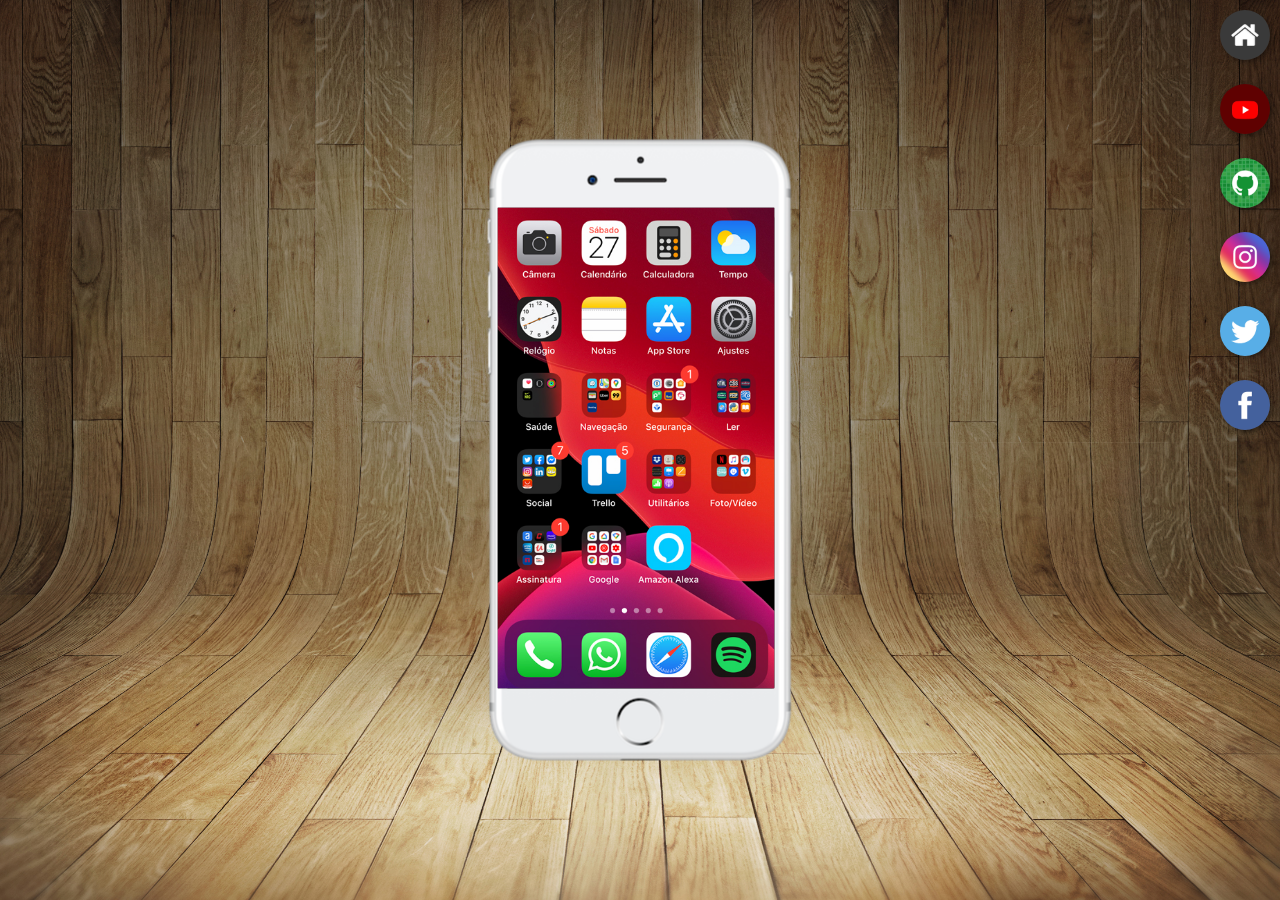
<file: index.html>
<!DOCTYPE html>
<html lang="pt-br">
<head>
    <meta charset="UTF-8">
    <meta name="viewport" content="width=device-width, initial-scale=1.0">
    <link rel="shortcut icon" href="favicon.ico" type="image/x-icon">
    <link rel="stylesheet" href="estilos/style.css">
    <title>Projeto Redes Sociais</title>
</head>
<body>
    <main>
        <section id="telefone">
            <iframe src="home.html" name="tela" id="tela" frameborder="0">
                Seu navegador não é compatível com isso.
            </iframe>
        </section>
        <section id="redes-sociais">
            <a href="home.html" target="tela"><img src="imagens/logo-home.jpg" alt="Home"></a><br>
            <a href="youtube.html" target="tela"><img src="imagens/logo-youtube.jpg" alt="You-Tube"></a><br>
            <a href="github.html" target="tela"><img src="imagens/logo-github.jpg" alt="GitHub"></a><br>
            <a href="instagram.html" target="tela"><img src="imagens/logo-instagram.jpg" alt="Instagram"></a><br>
            <a href="twitter.html" target="tela"><img src="imagens/logo-twitter.jpg" alt="Twitter"></a><br>
            <a href="facebook.html" target="tela"><img src="imagens/logo-facebook.jpg" alt="Facebook"></a>
        </section>
    </main>
</body>
</html>
</file>
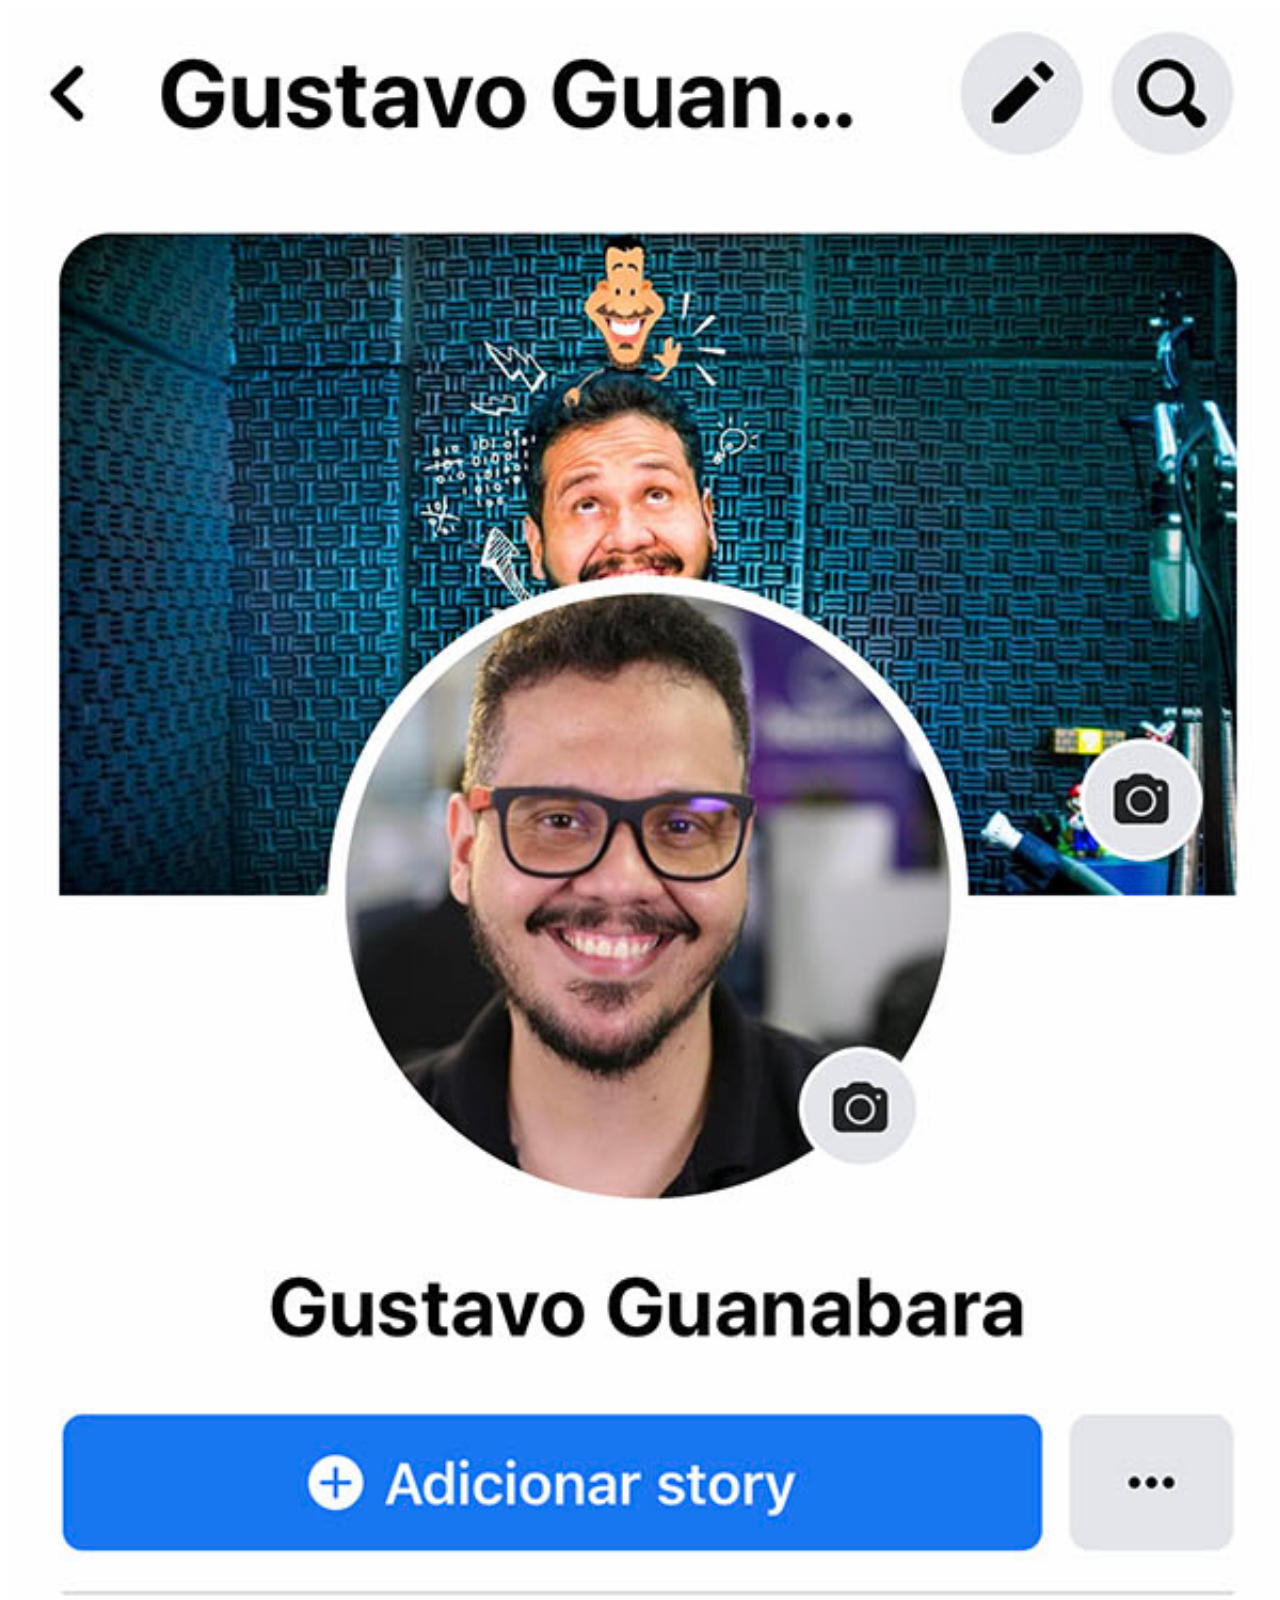
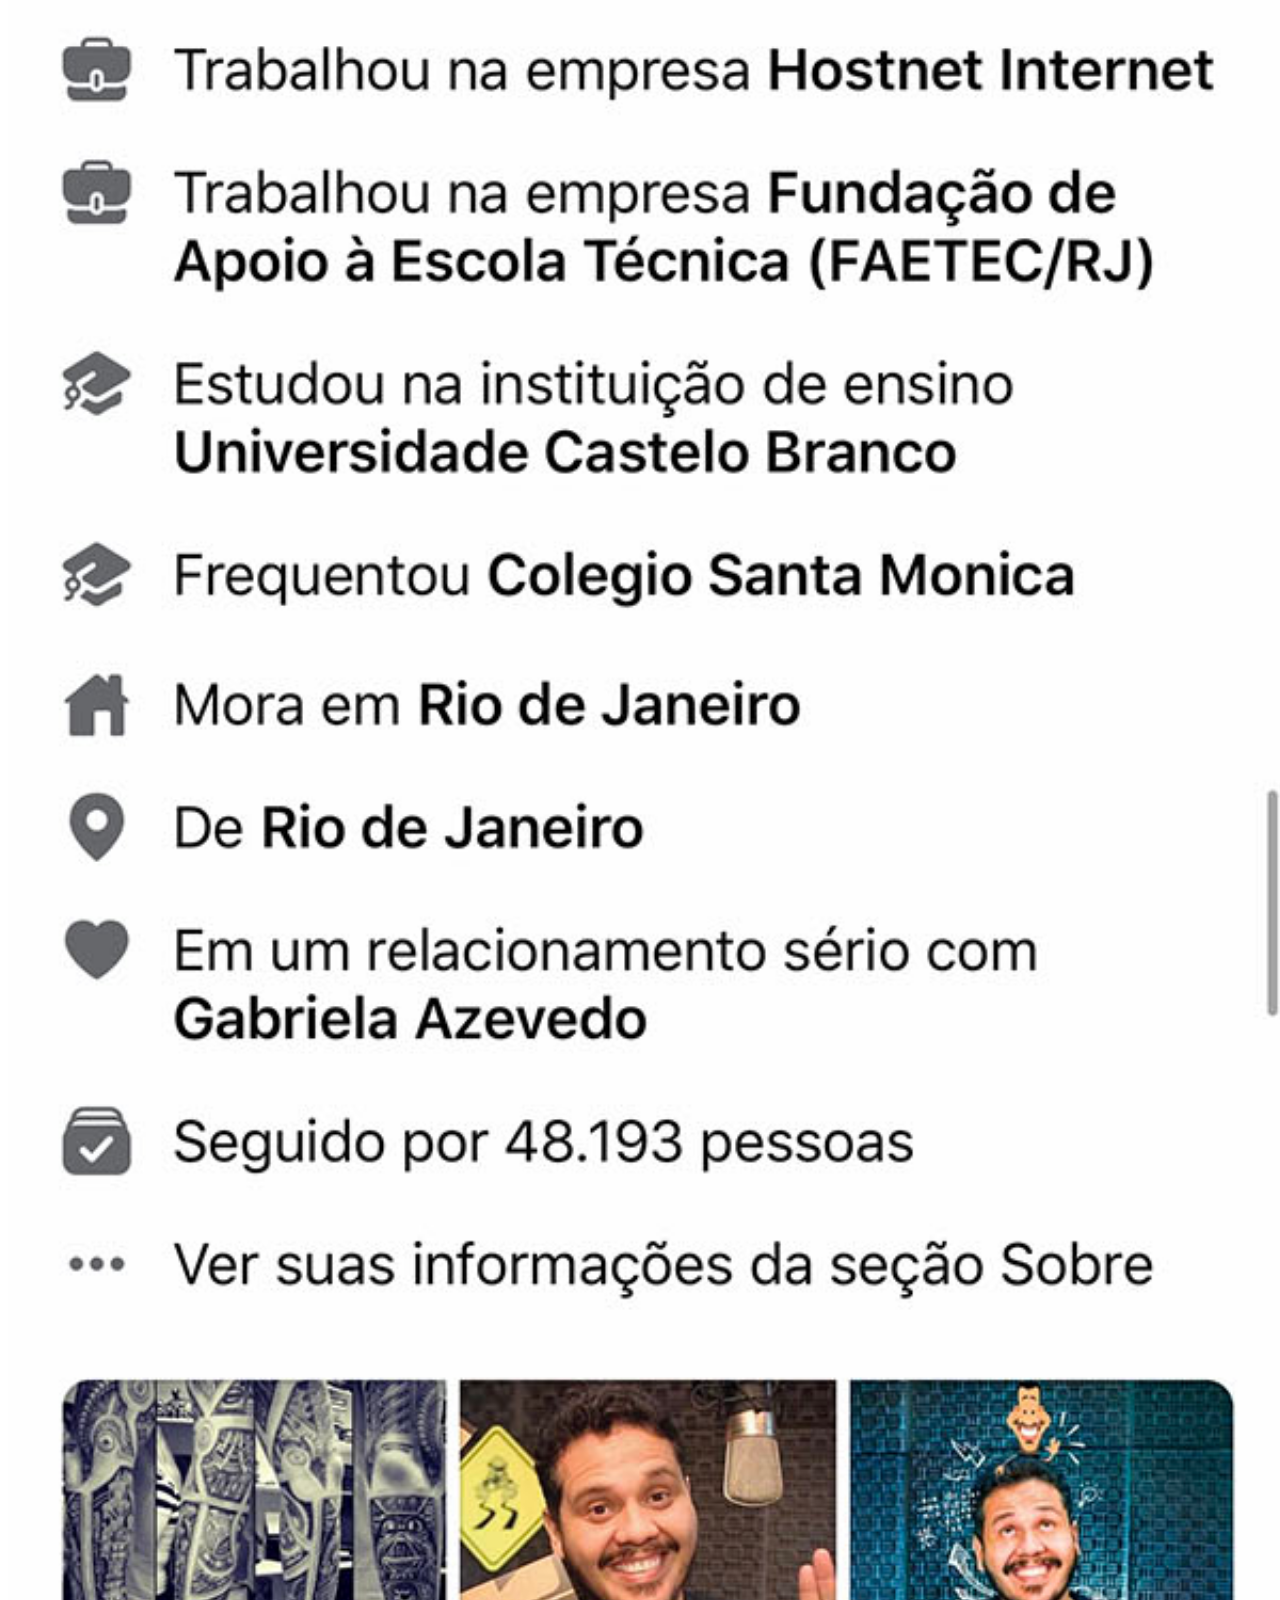
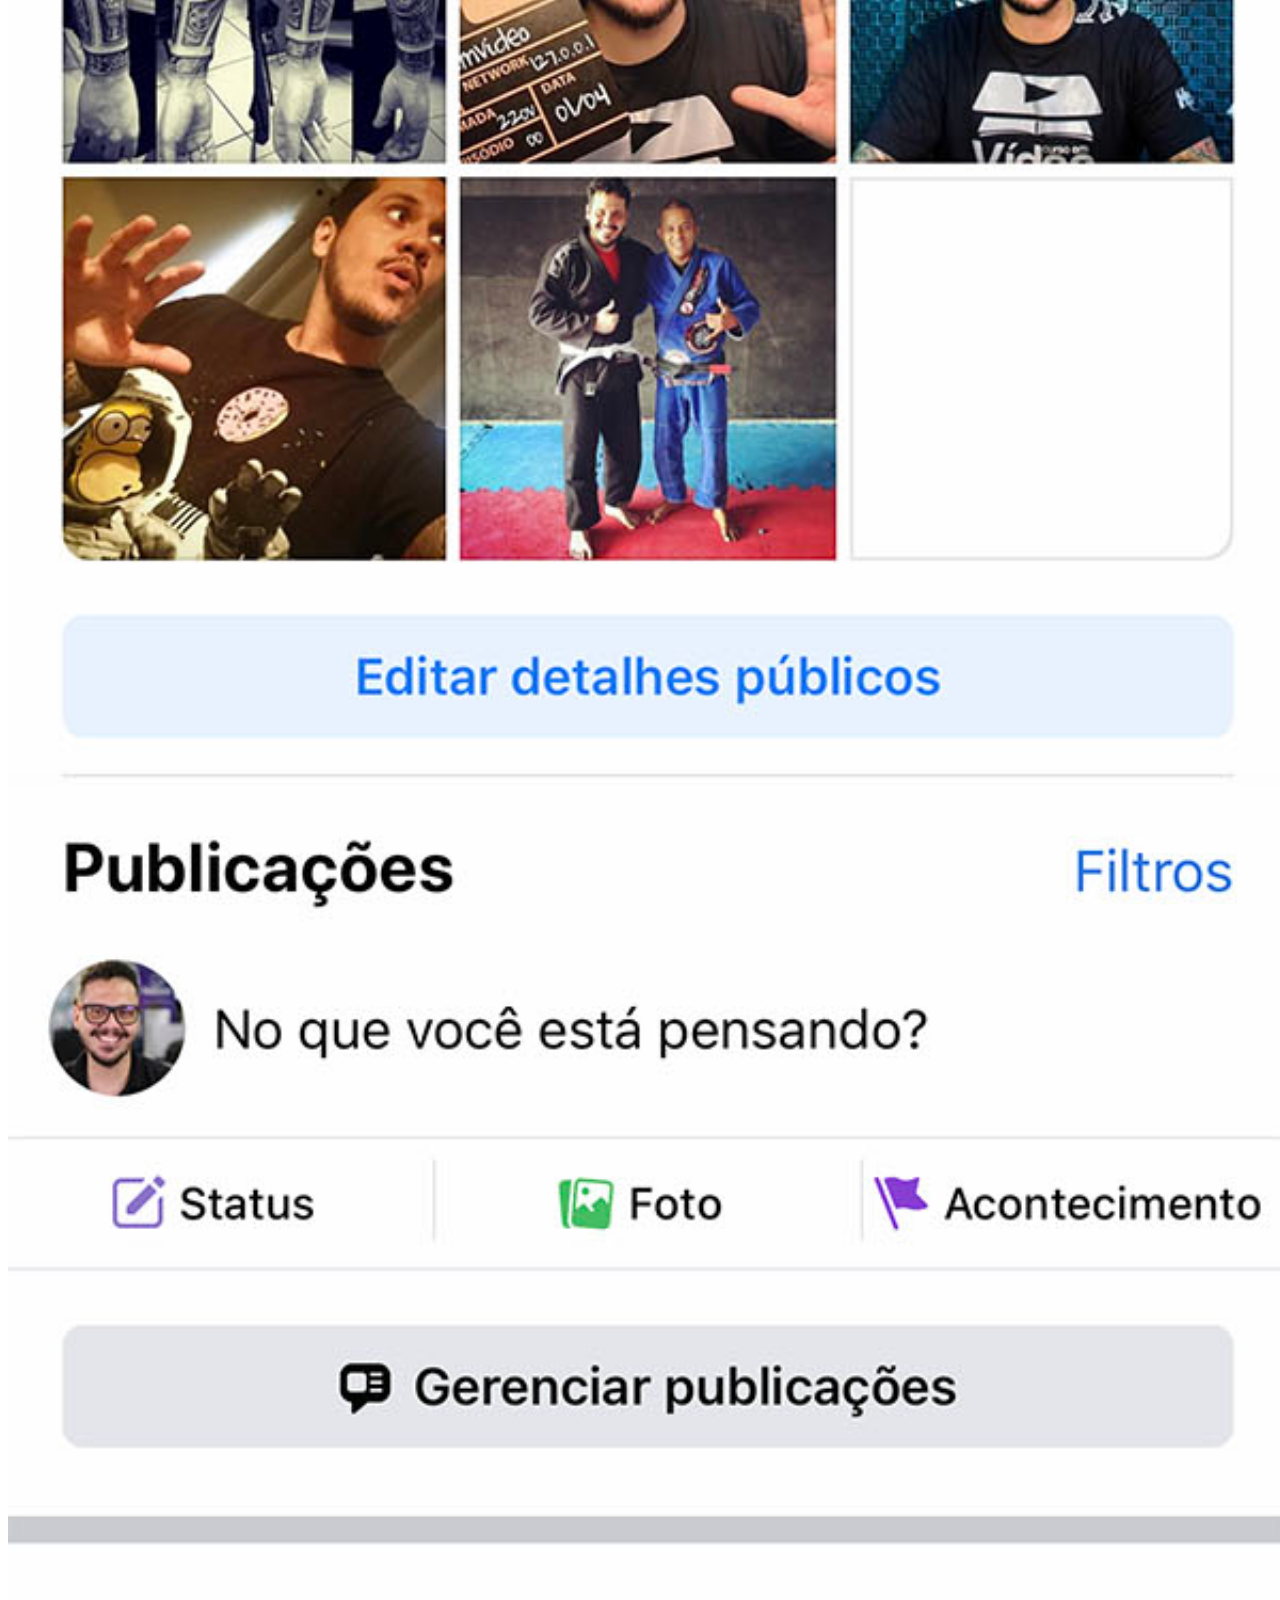
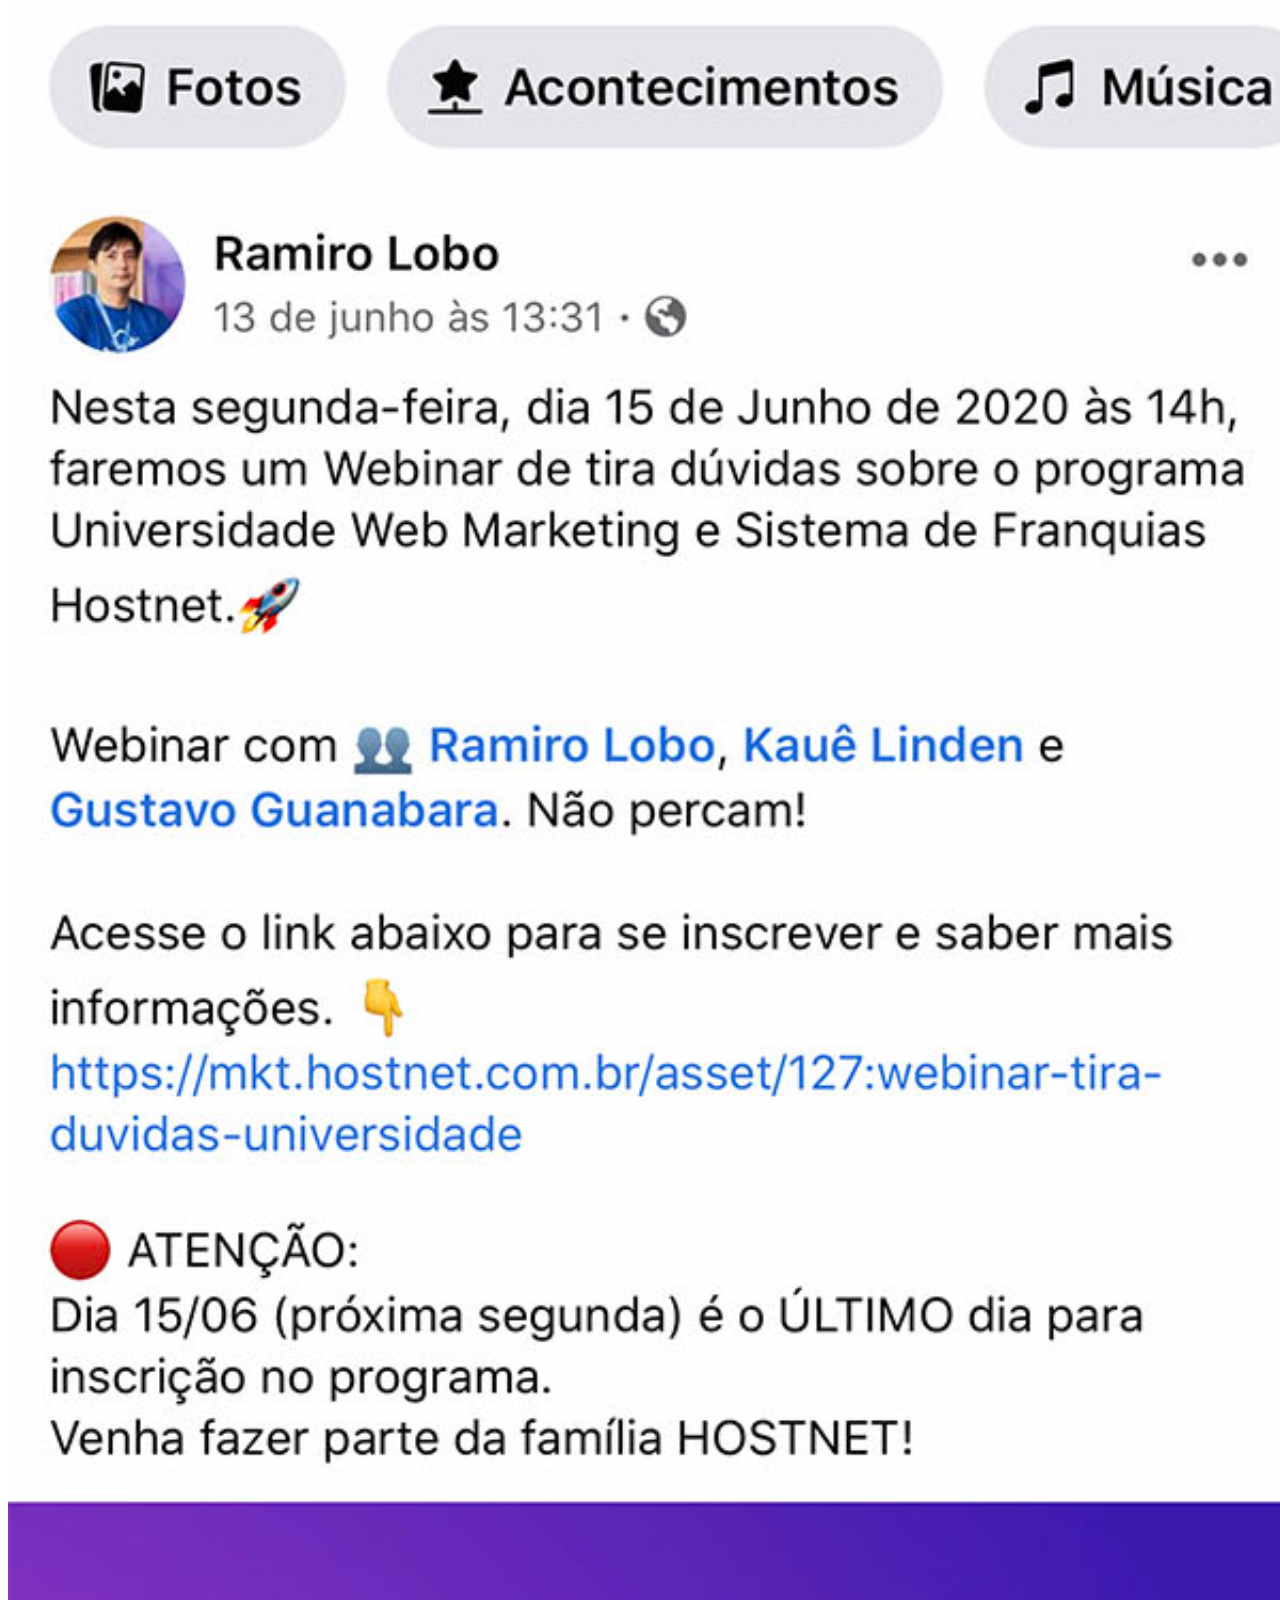
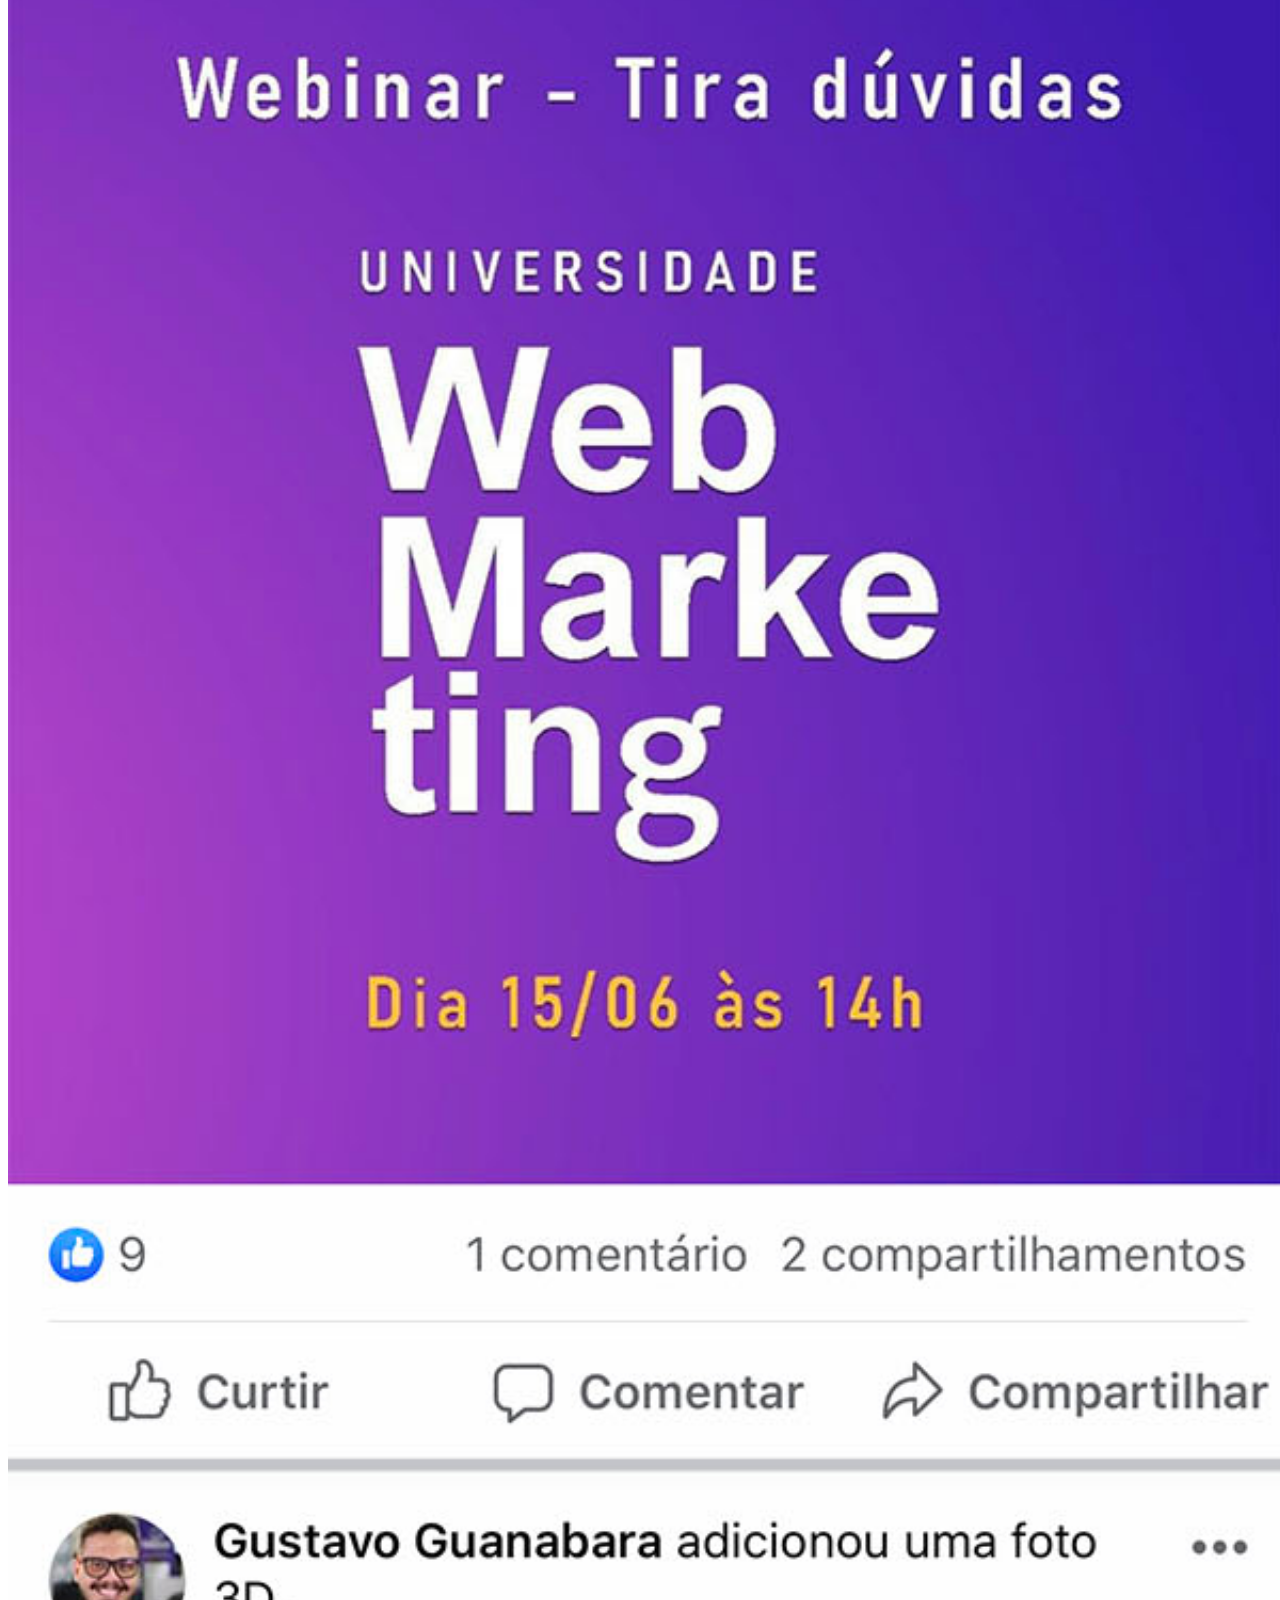
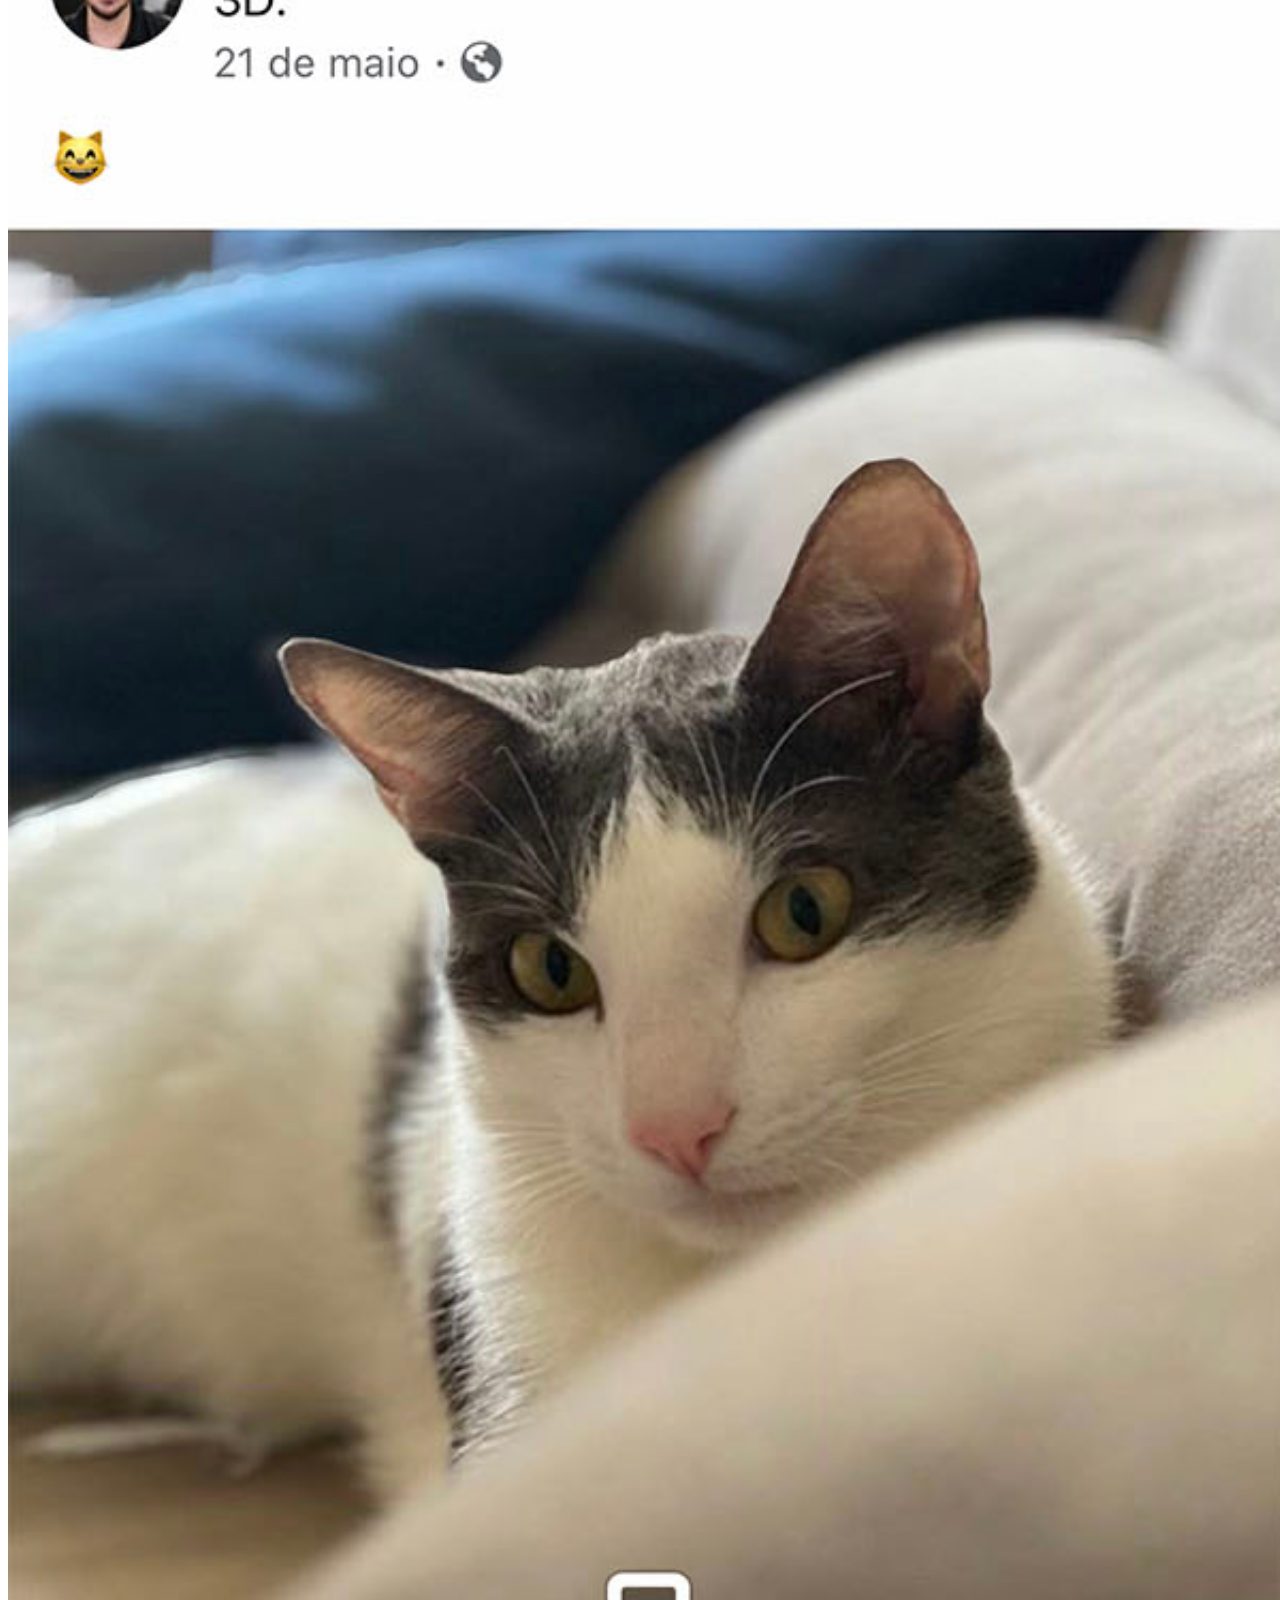
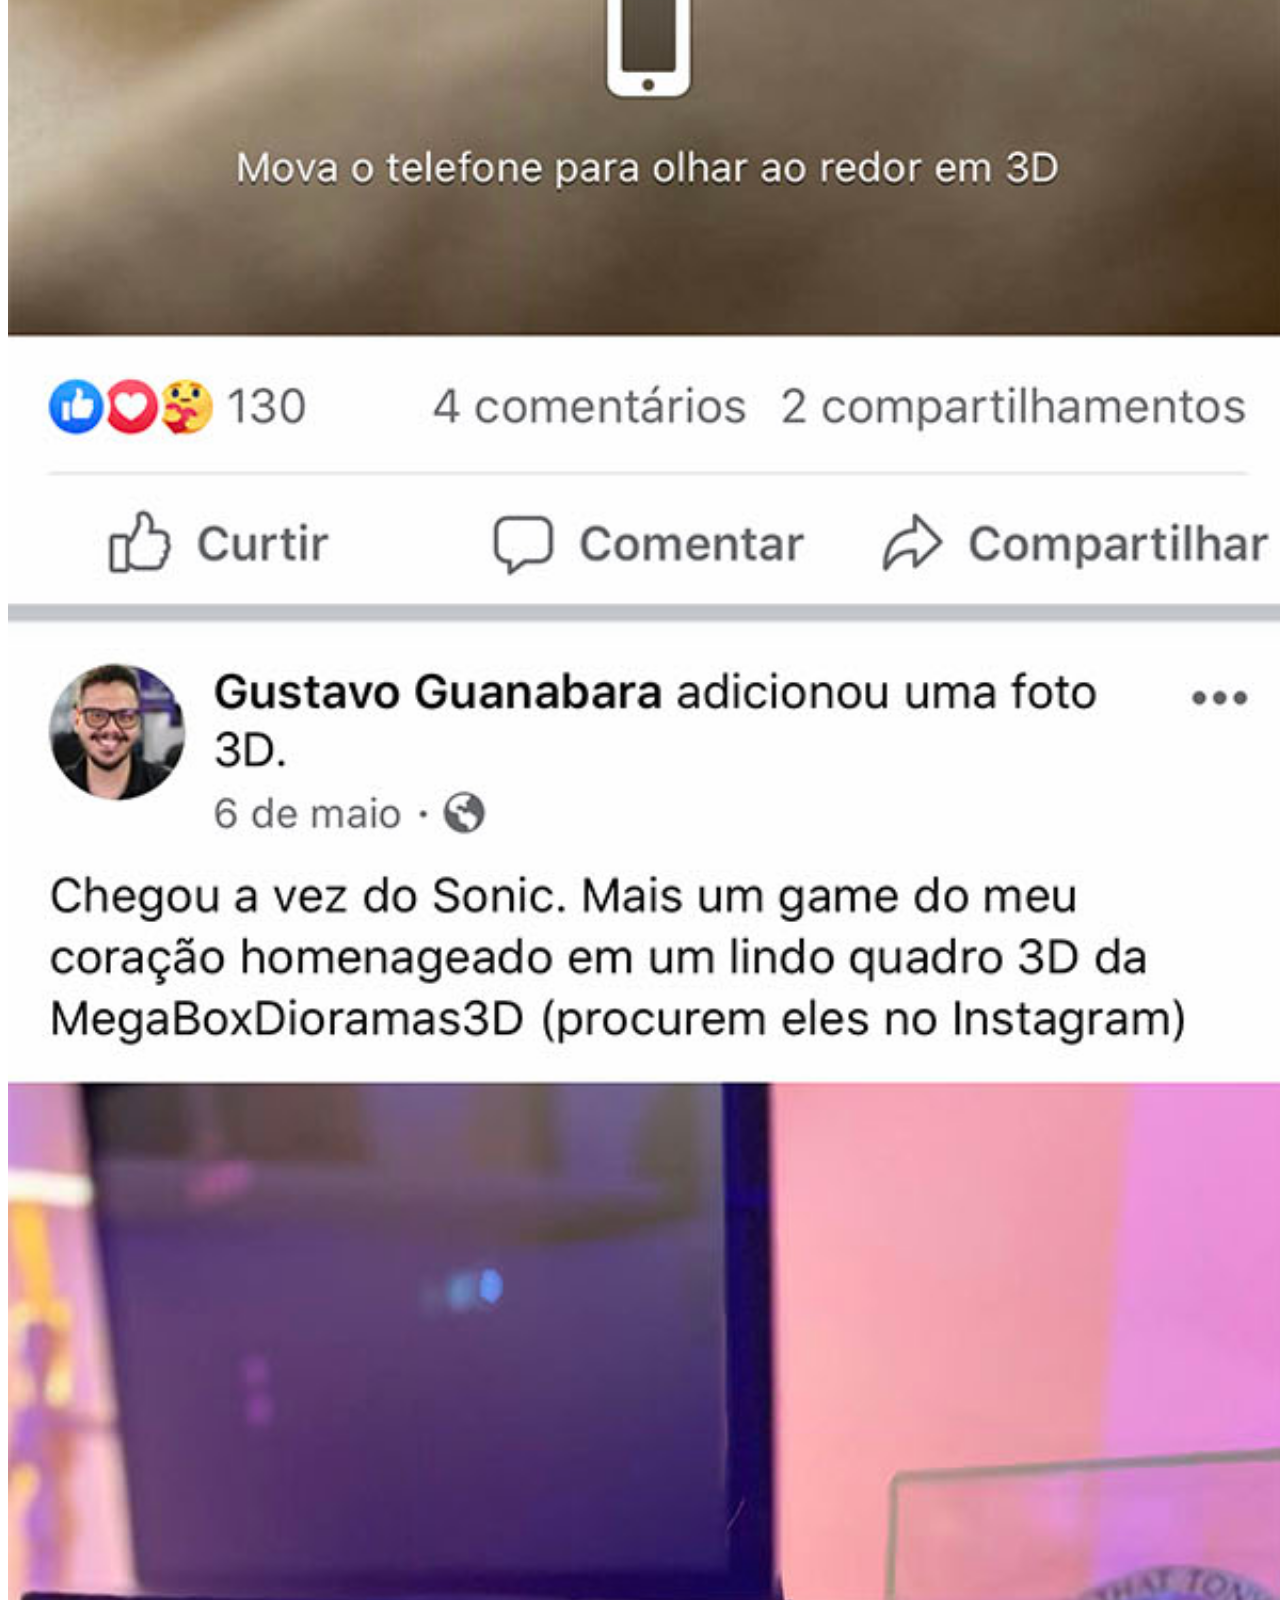
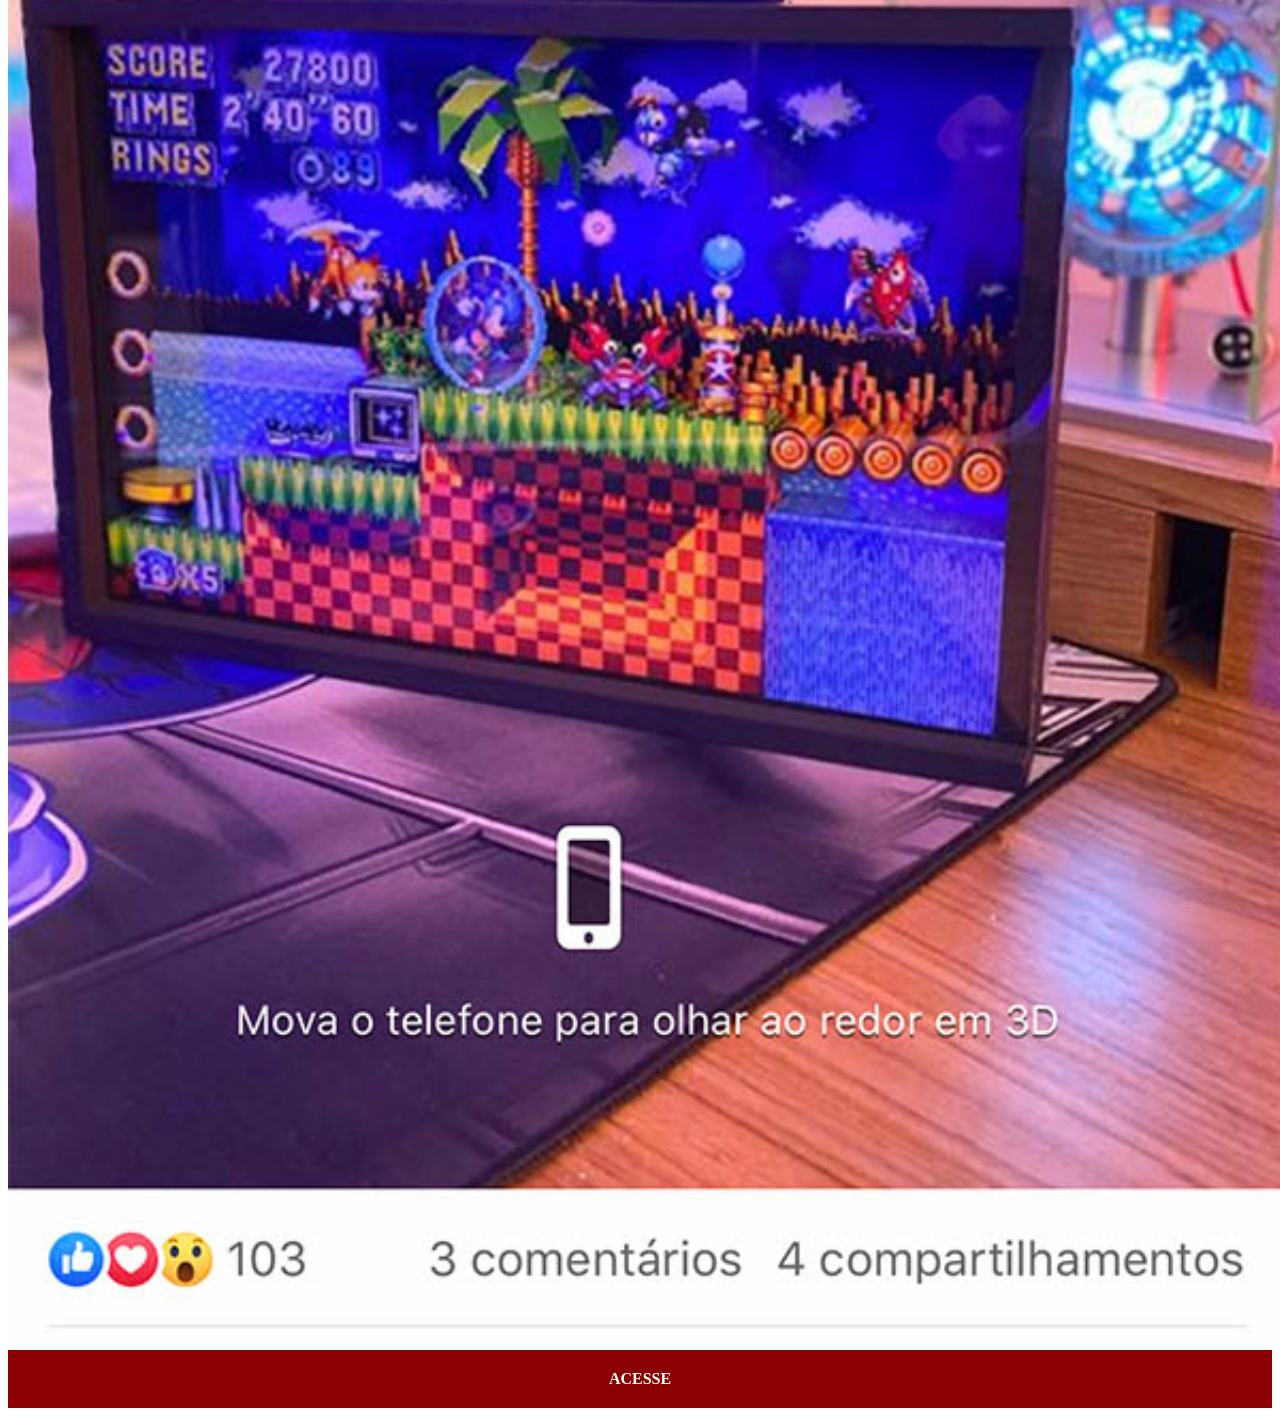
<file: facebook.html>
<!DOCTYPE html>
<html lang="pt-br">
<head>
    <meta charset="UTF-8">
    <meta name="viewport" content="width=device-width, initial-scale=1.0">
    <title>Facebook</title>
    <link rel="stylesheet" href="estilos/social.css">
</head>
<body>
    <img src="imagens/tela-facebook.jpg" alt="Facebook"> 
    <a href="https://www.facebook.com/gustavoguanabara/?locale=pt_BR" target="_blank">ACESSE</a> 
</body>
</html>
</file>
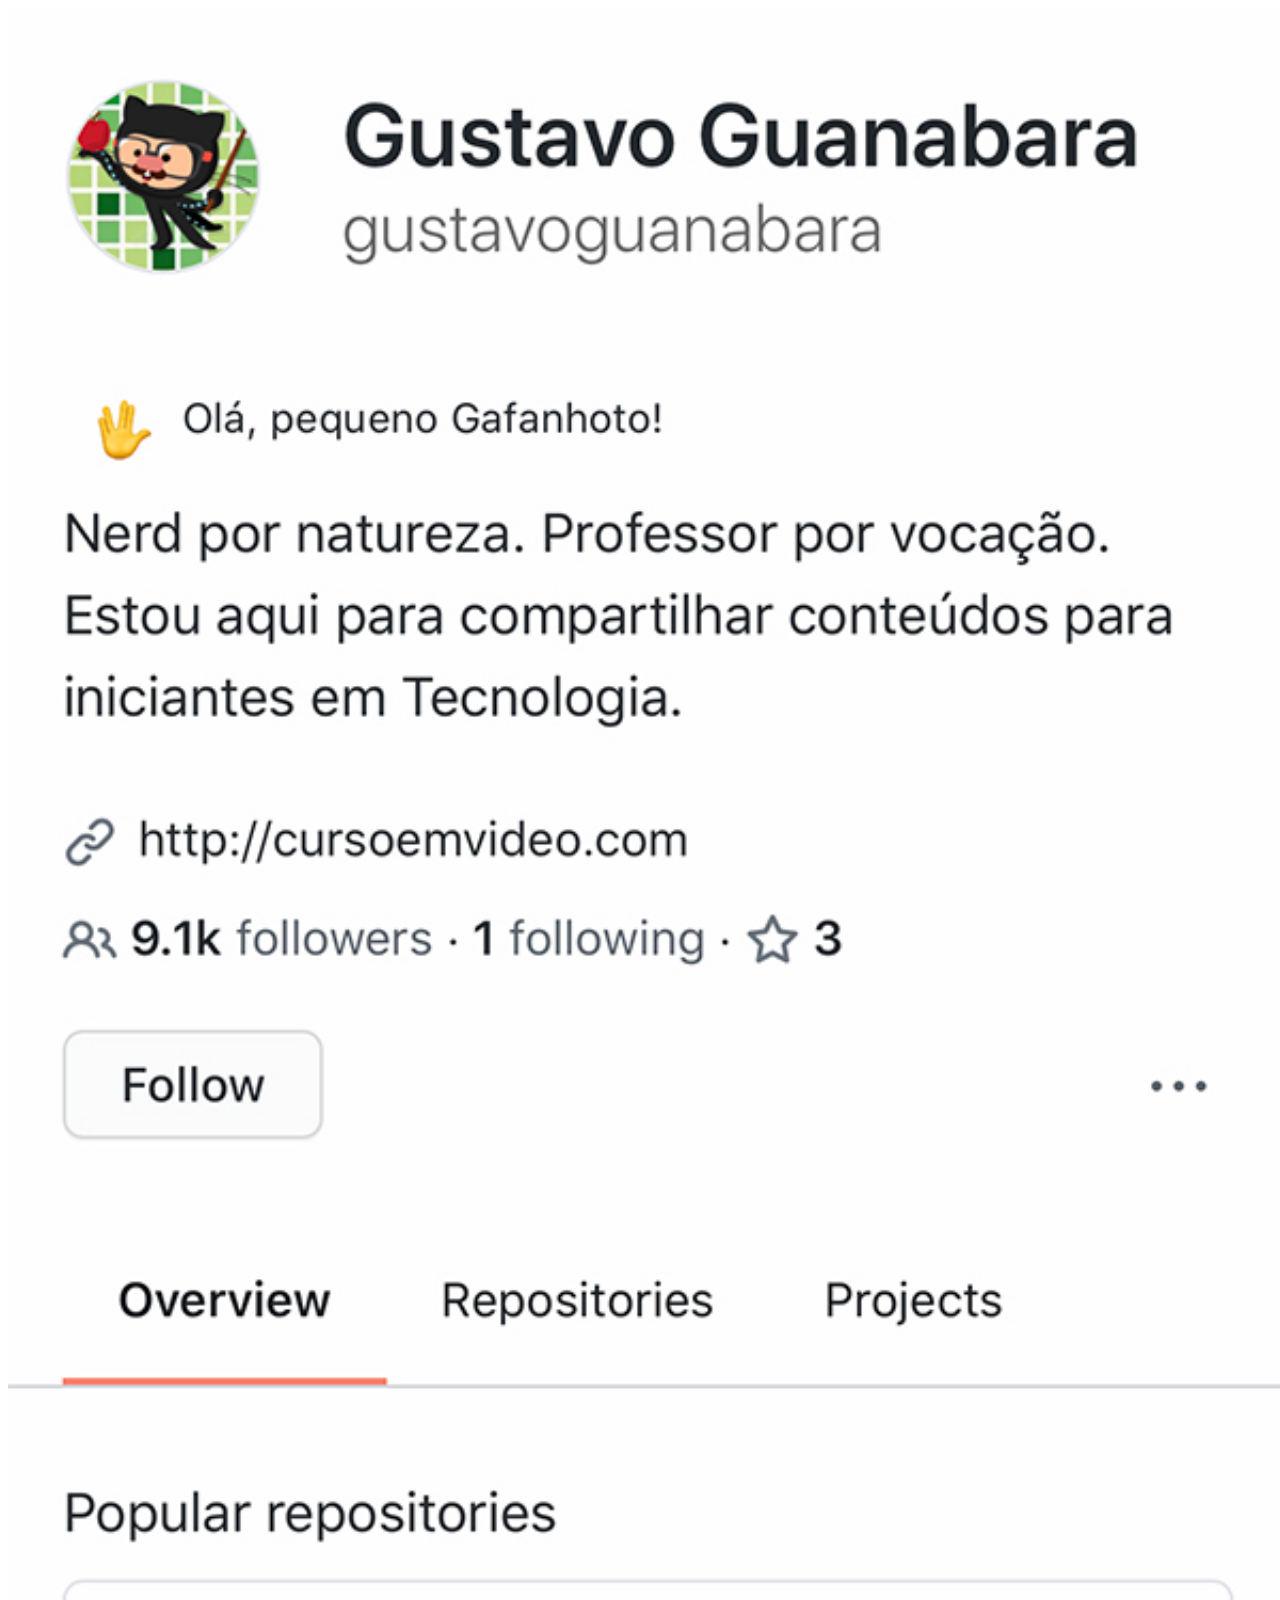
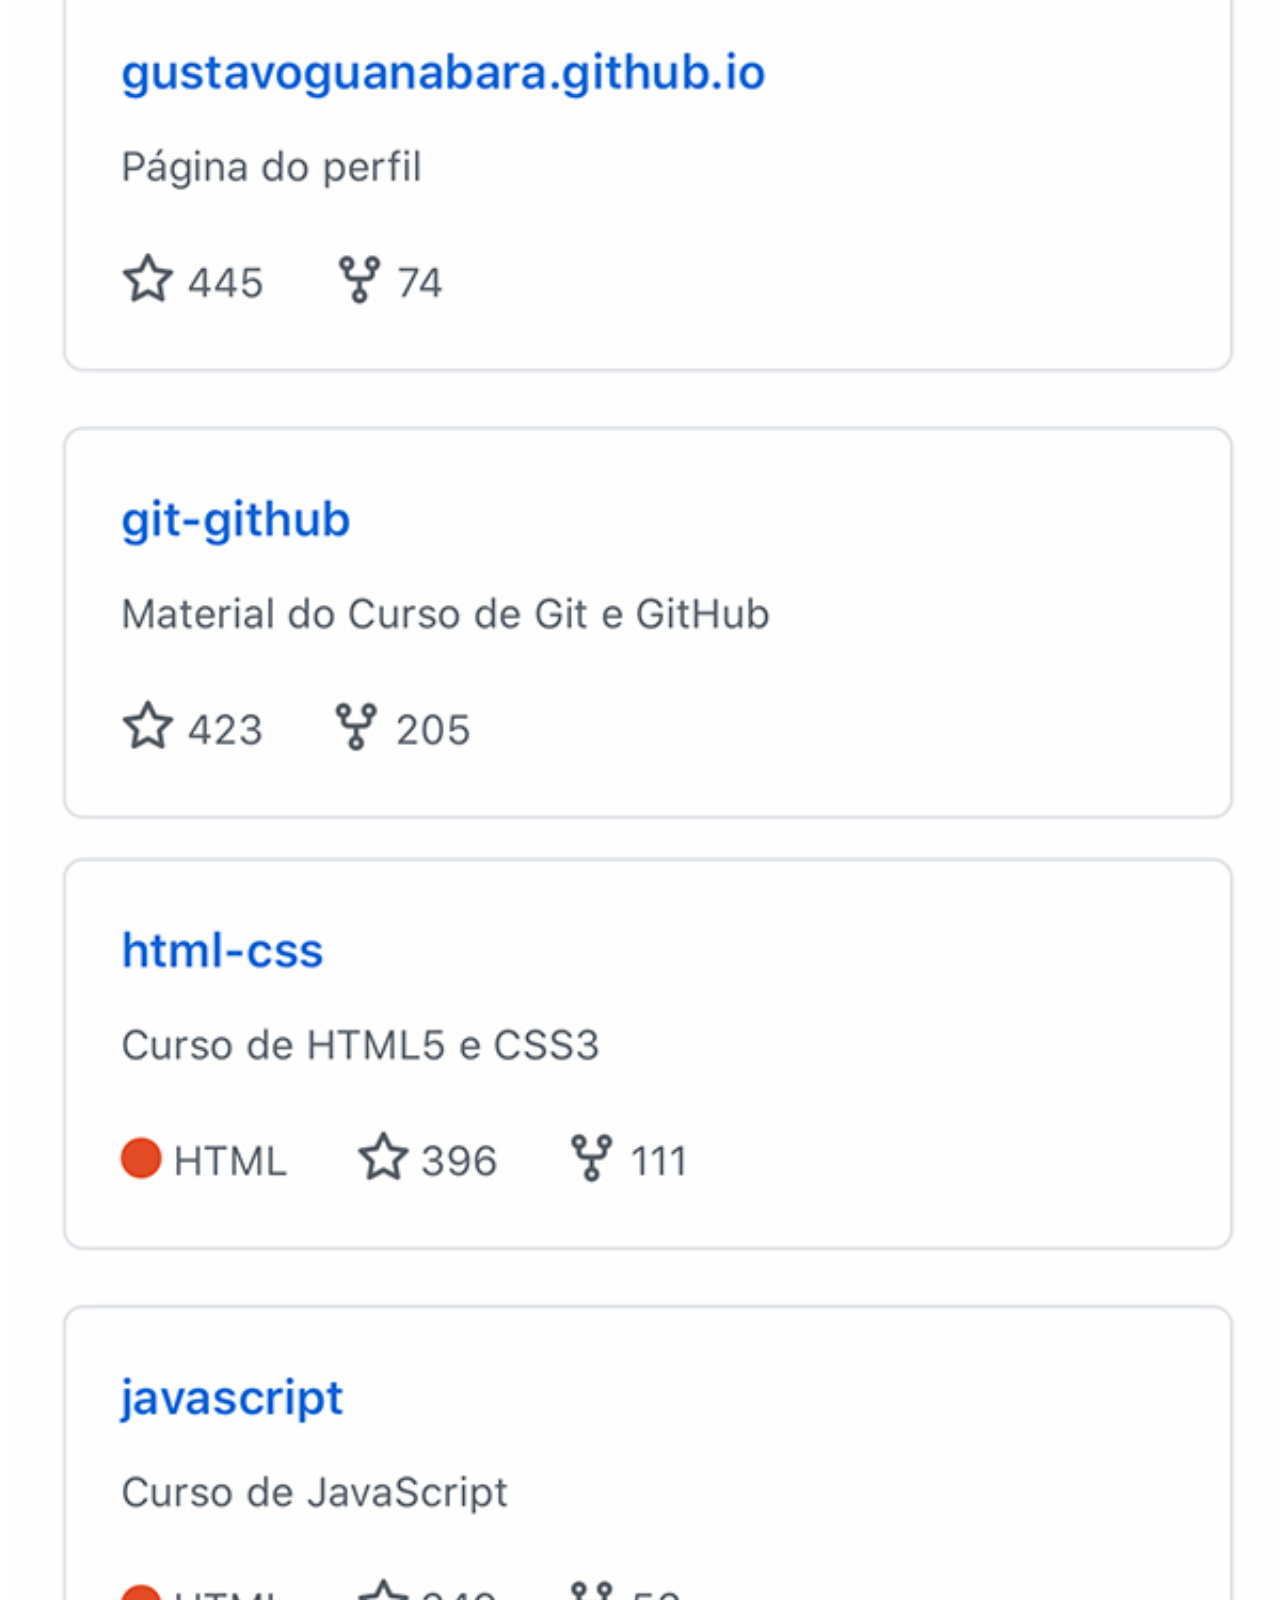
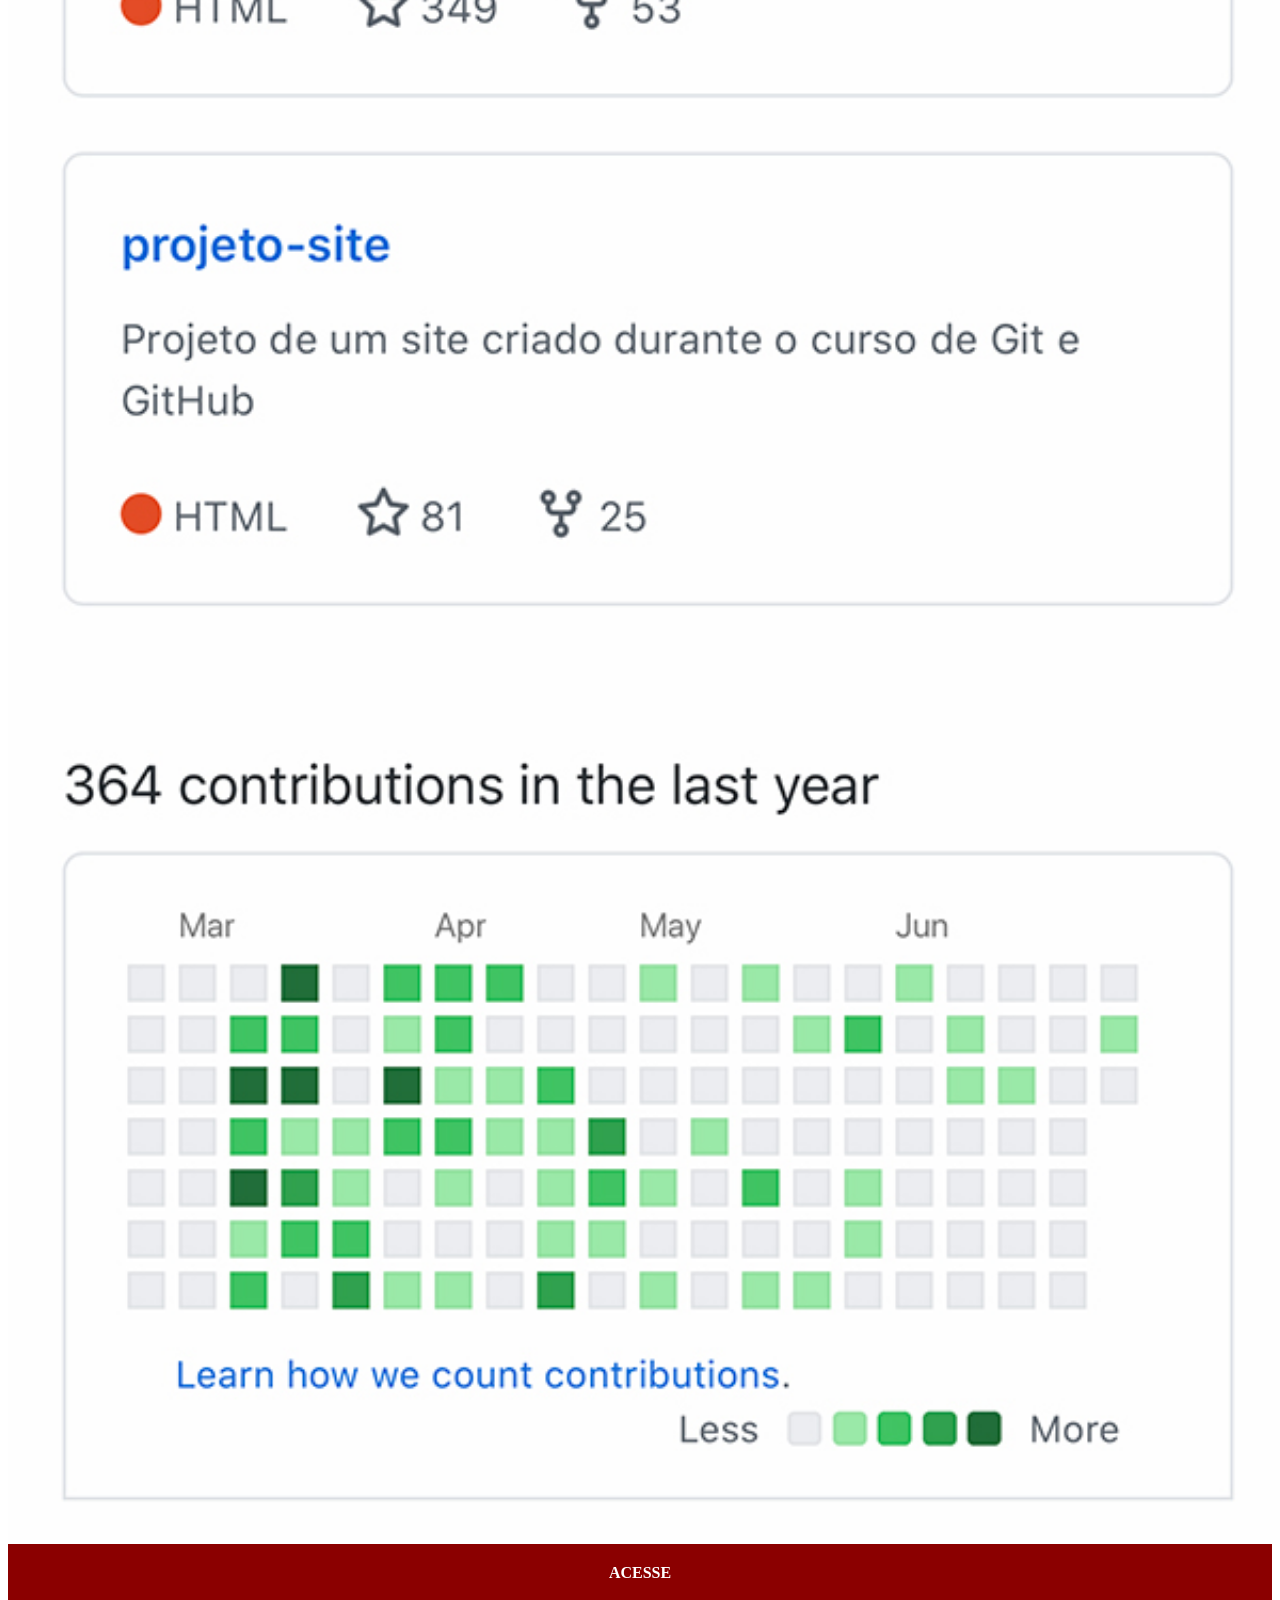
<file: github.html>
<!DOCTYPE html>
<html lang="pt-br">
<head>
    <meta charset="UTF-8">
    <meta name="viewport" content="width=device-width, initial-scale=1.0">
    <title>GitHub</title>
    <link rel="stylesheet" href="estilos/social.css">
</head>
<body>
    <img src="imagens/tela-github.jpg" alt="GitHub">
    <a href="https://github.com/gustavoguanabara/" target="_blank">ACESSE</a>  
</body>
</html>
</file>
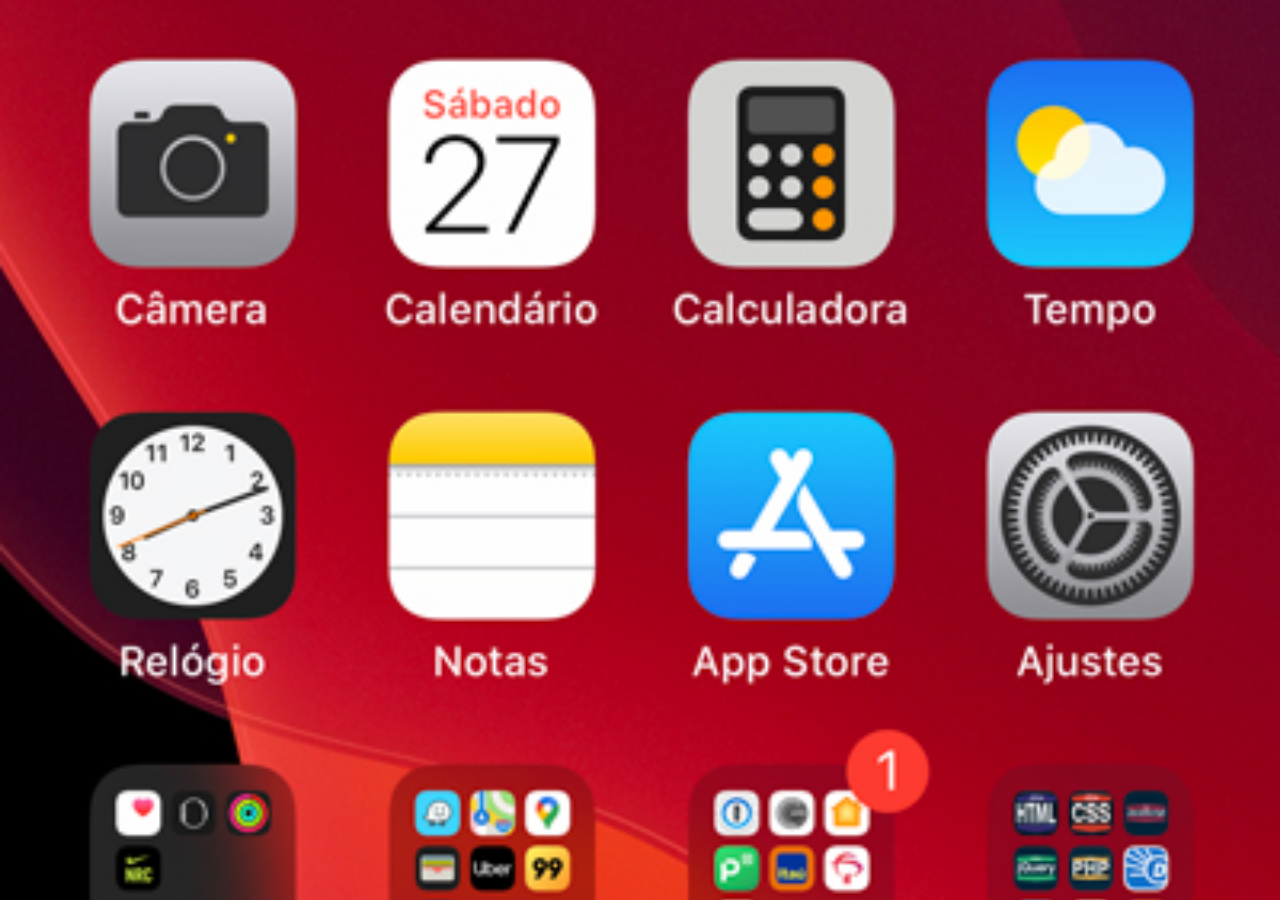
<file: home.html>
<!DOCTYPE html>
<html lang="pt-br">
<head>
    <meta charset="UTF-8">
    <meta name="viewport" content="width=device-width, initial-scale=1.0">
    <title>Home</title>
</head>
<style>
    * {
        margin: 0px;
        padding: 0px;
    }

    body {
        width: 100vw;
        height: 100vh;
        background: black url('imagens/tela-home.jpg') no-repeat top center;
        background-size: cover;
    }

</style>
<body>
    
</body>
</html>
</file>
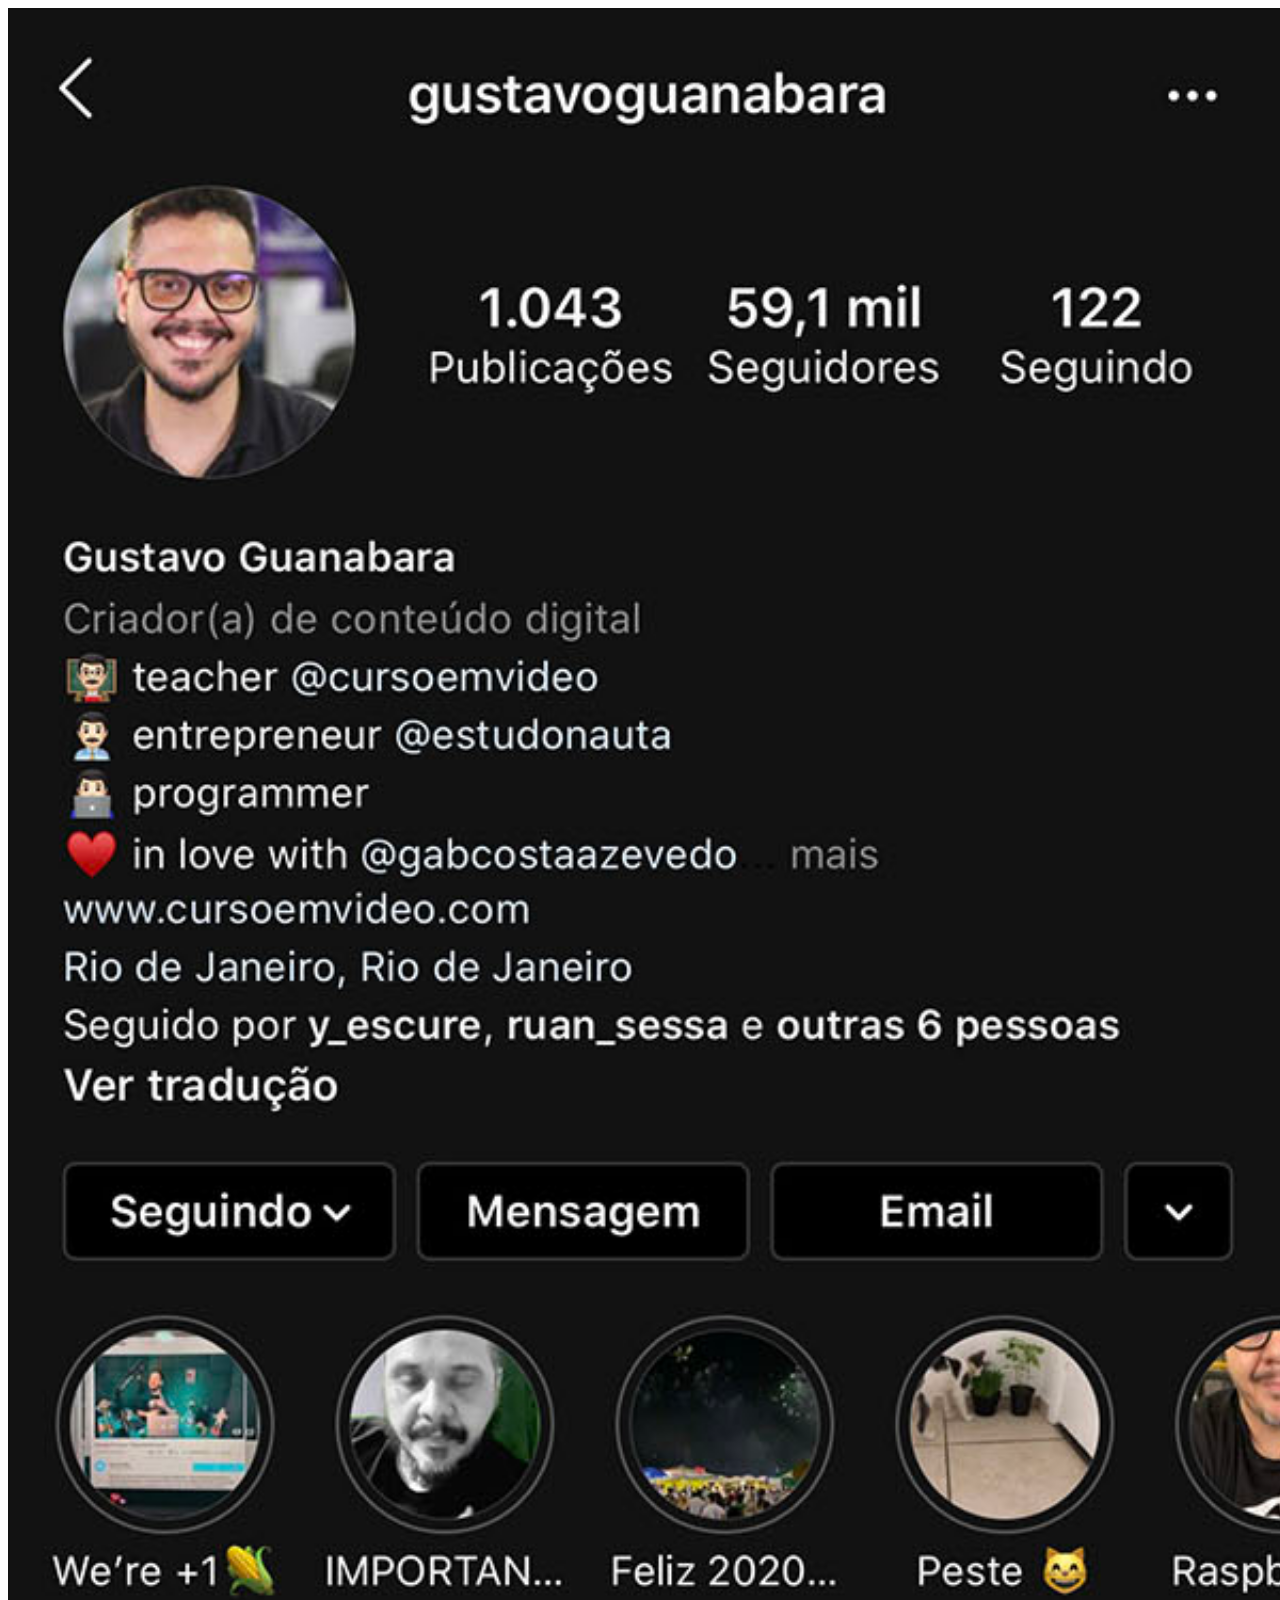
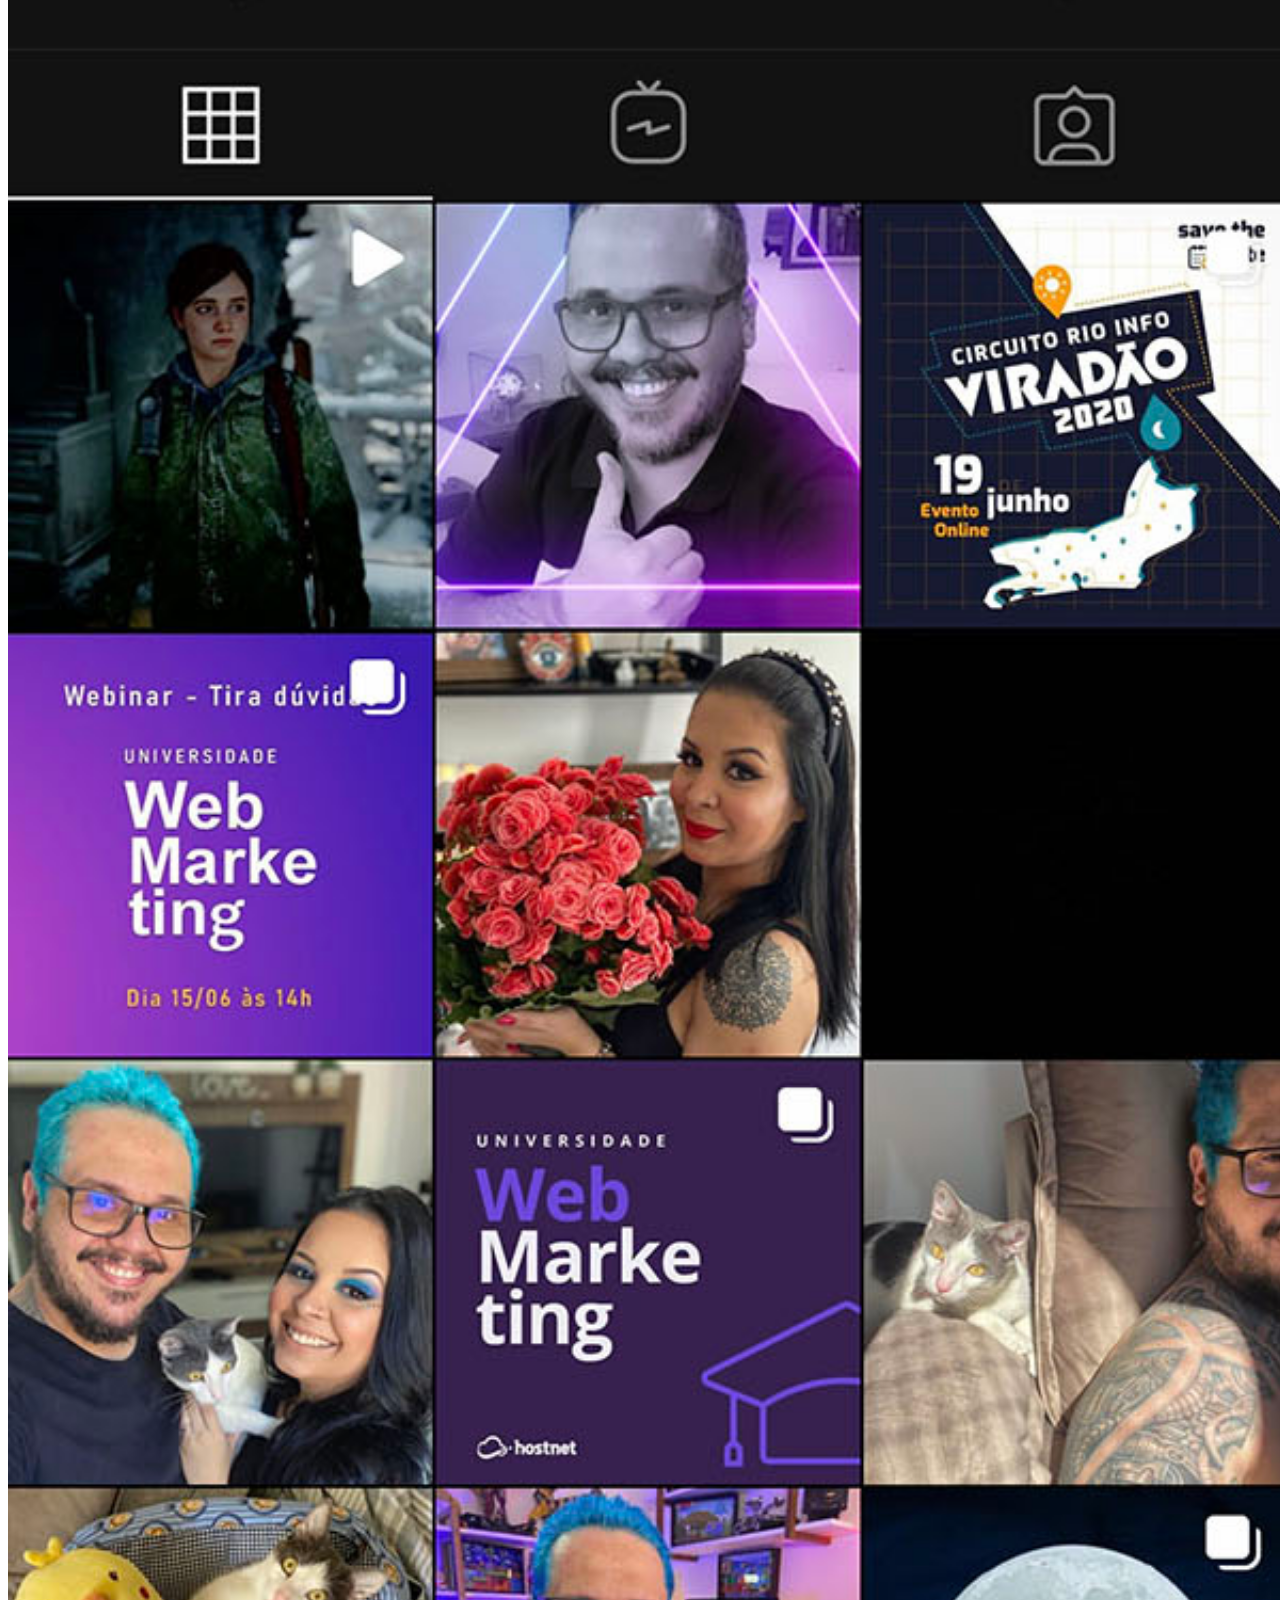
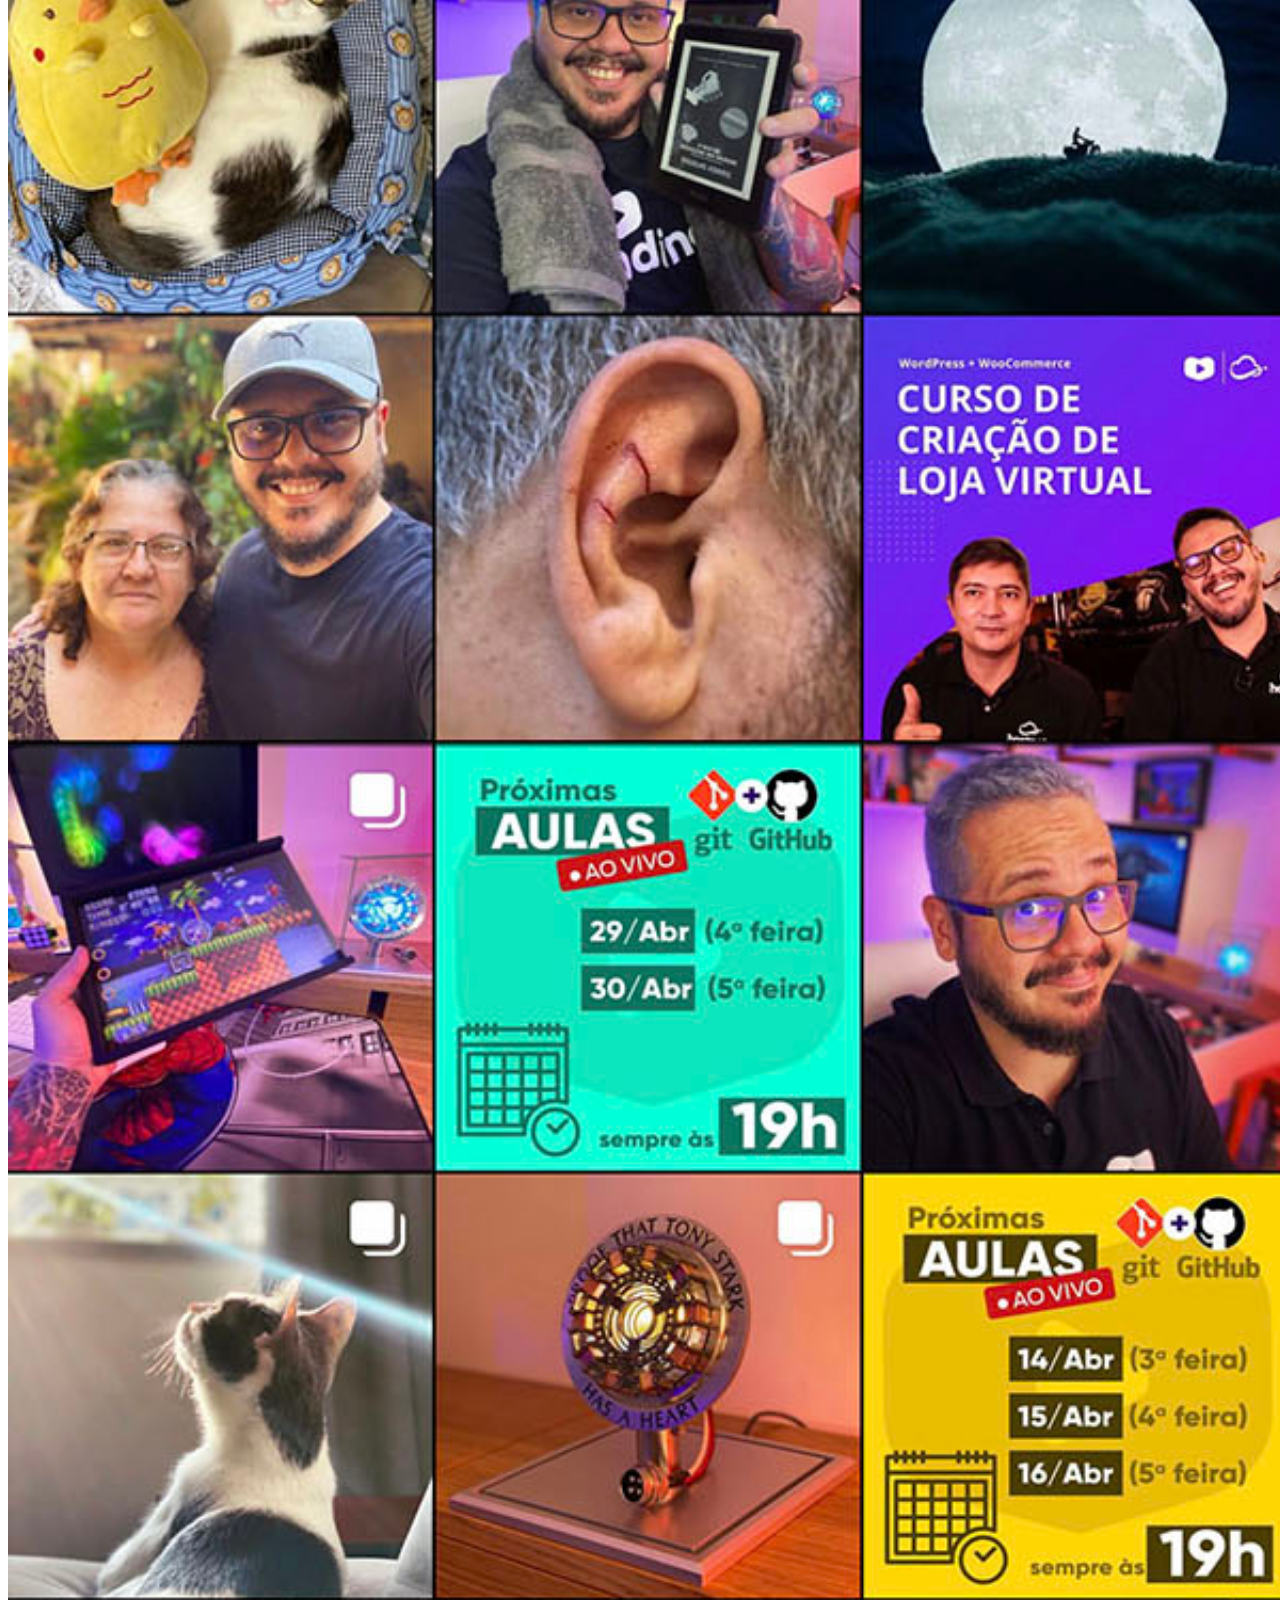
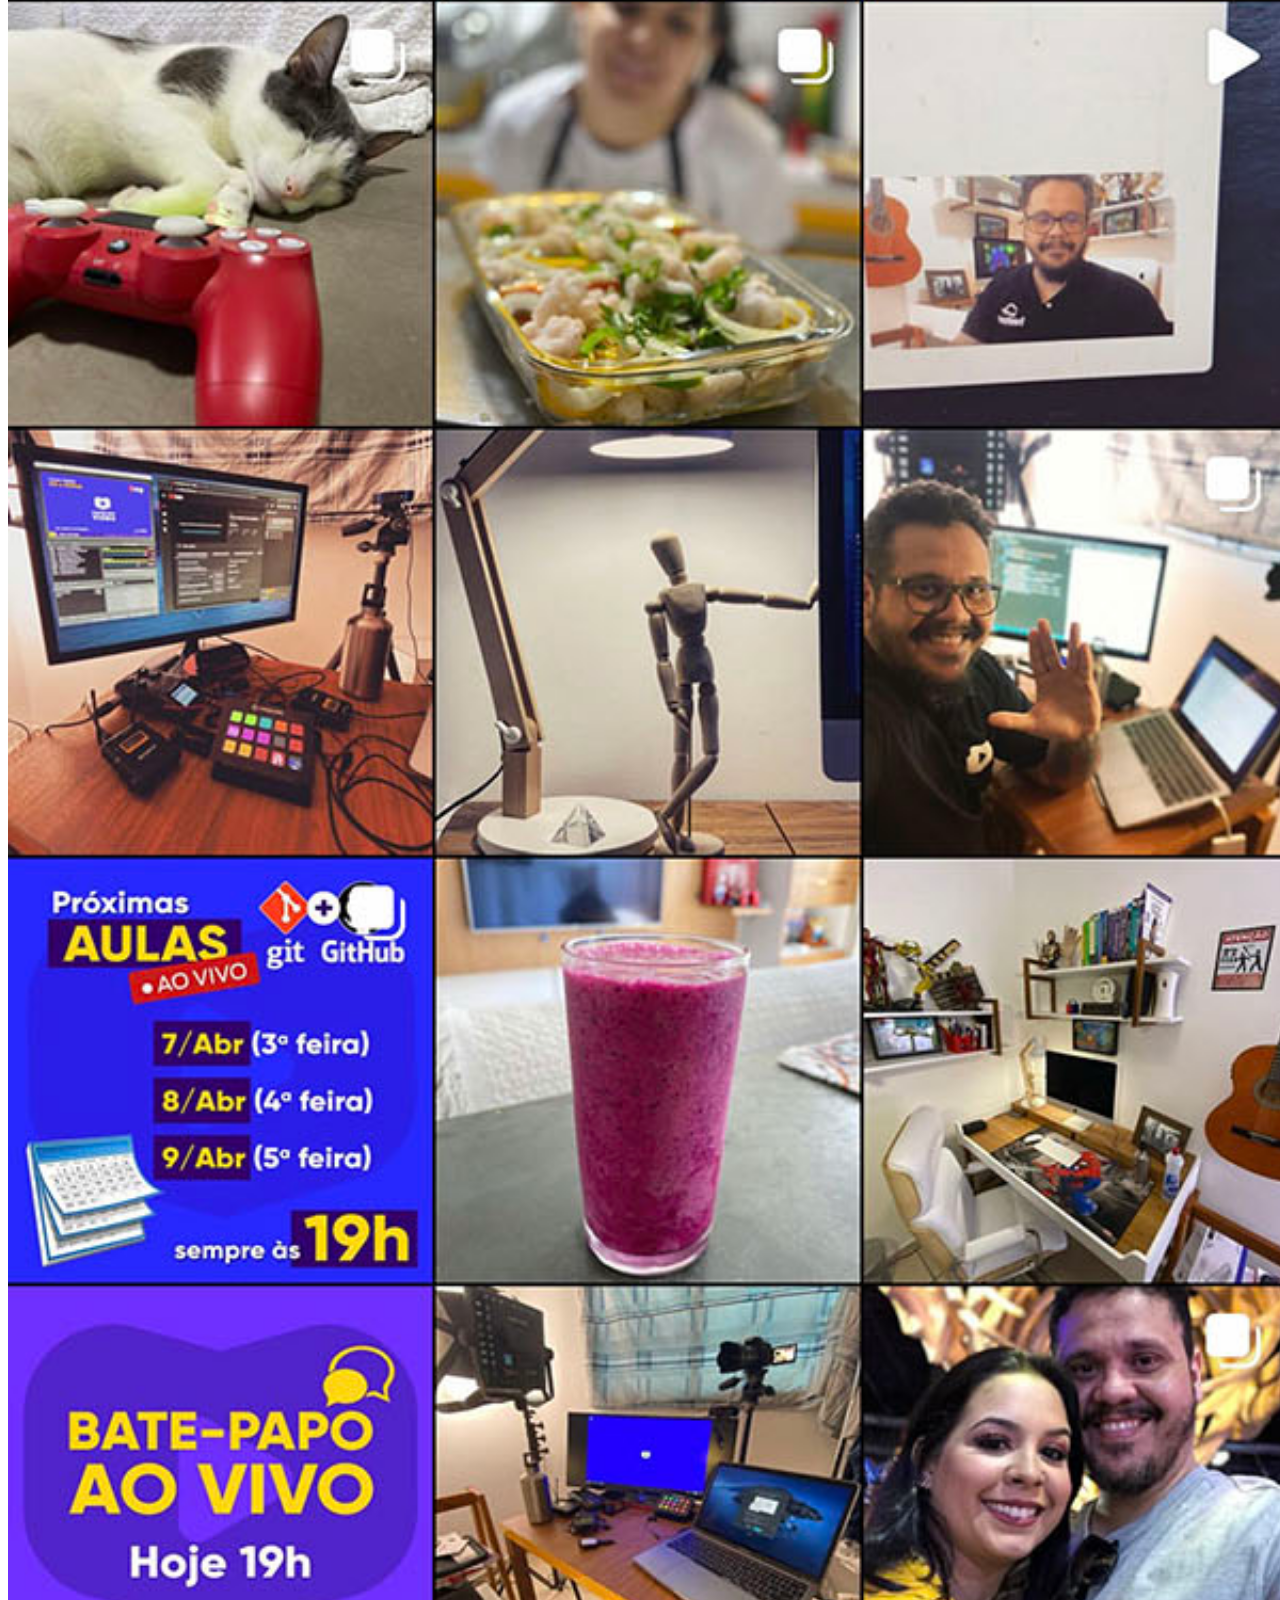
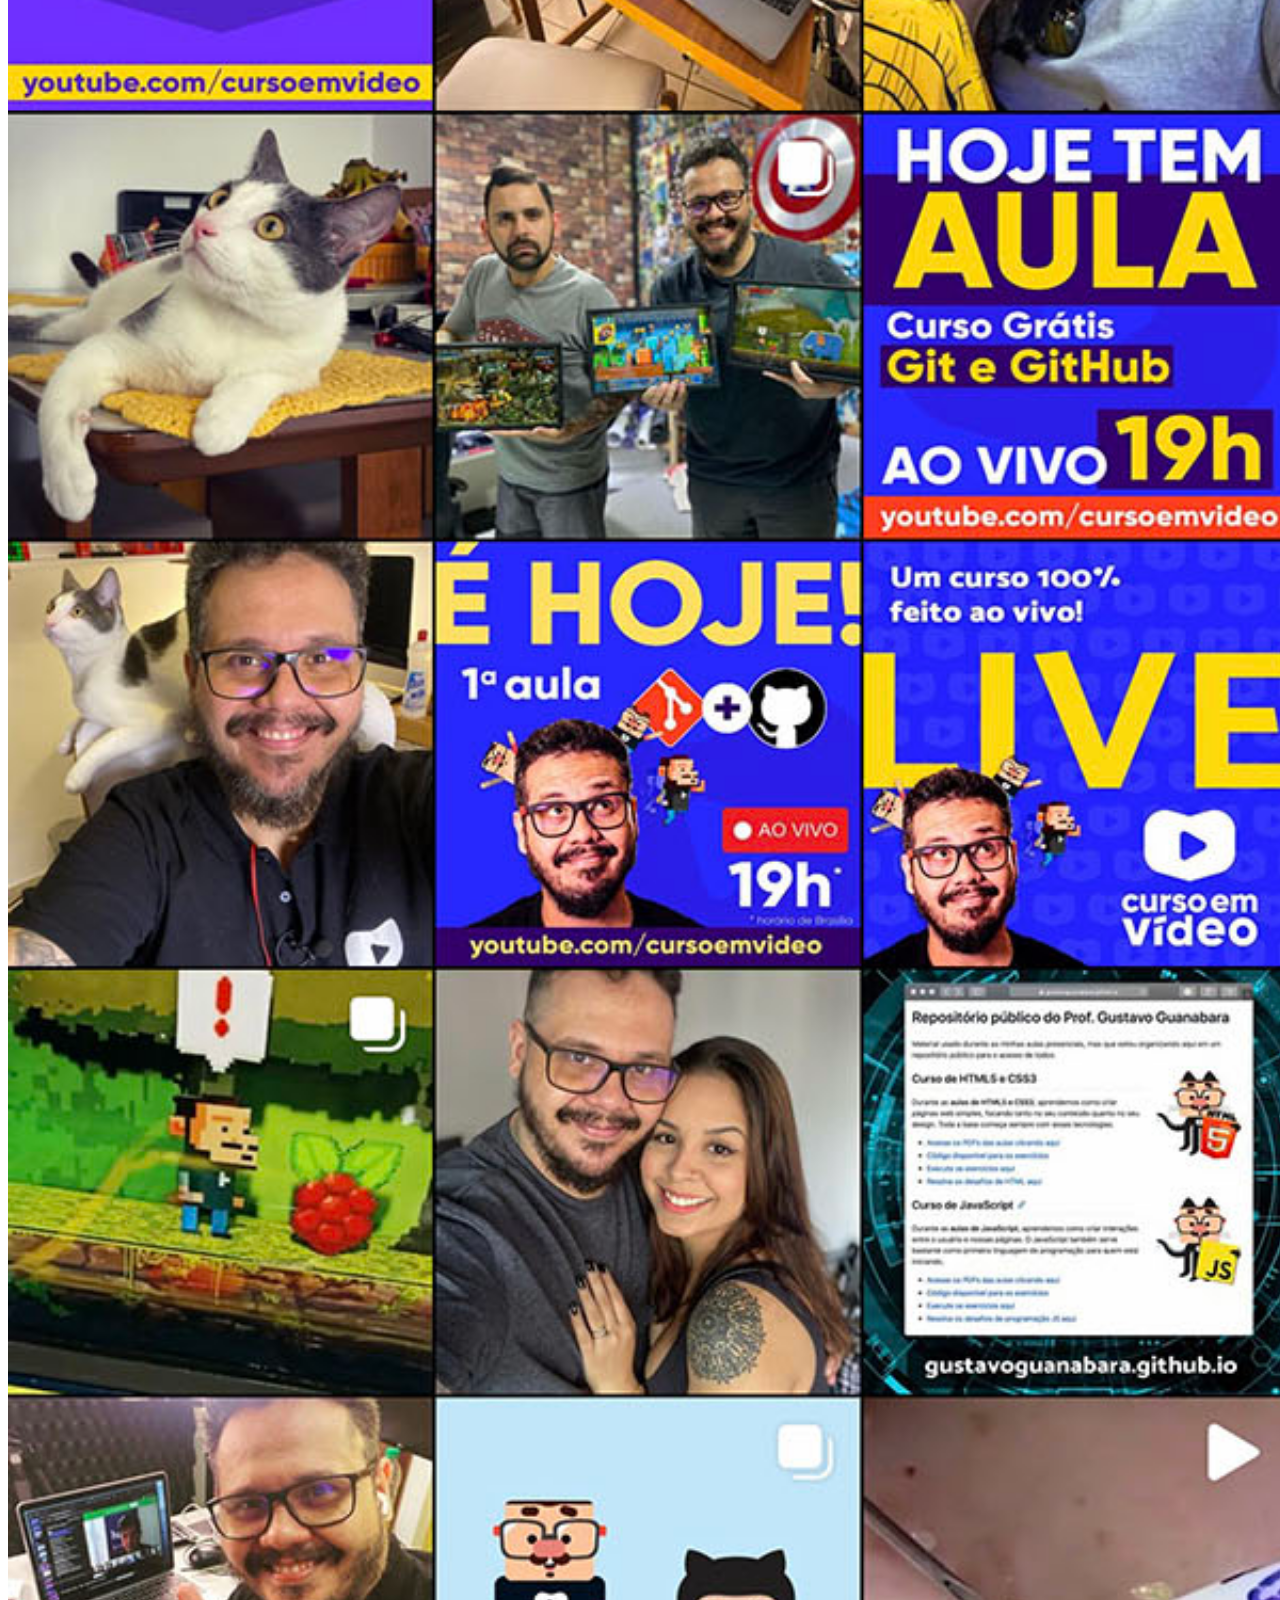
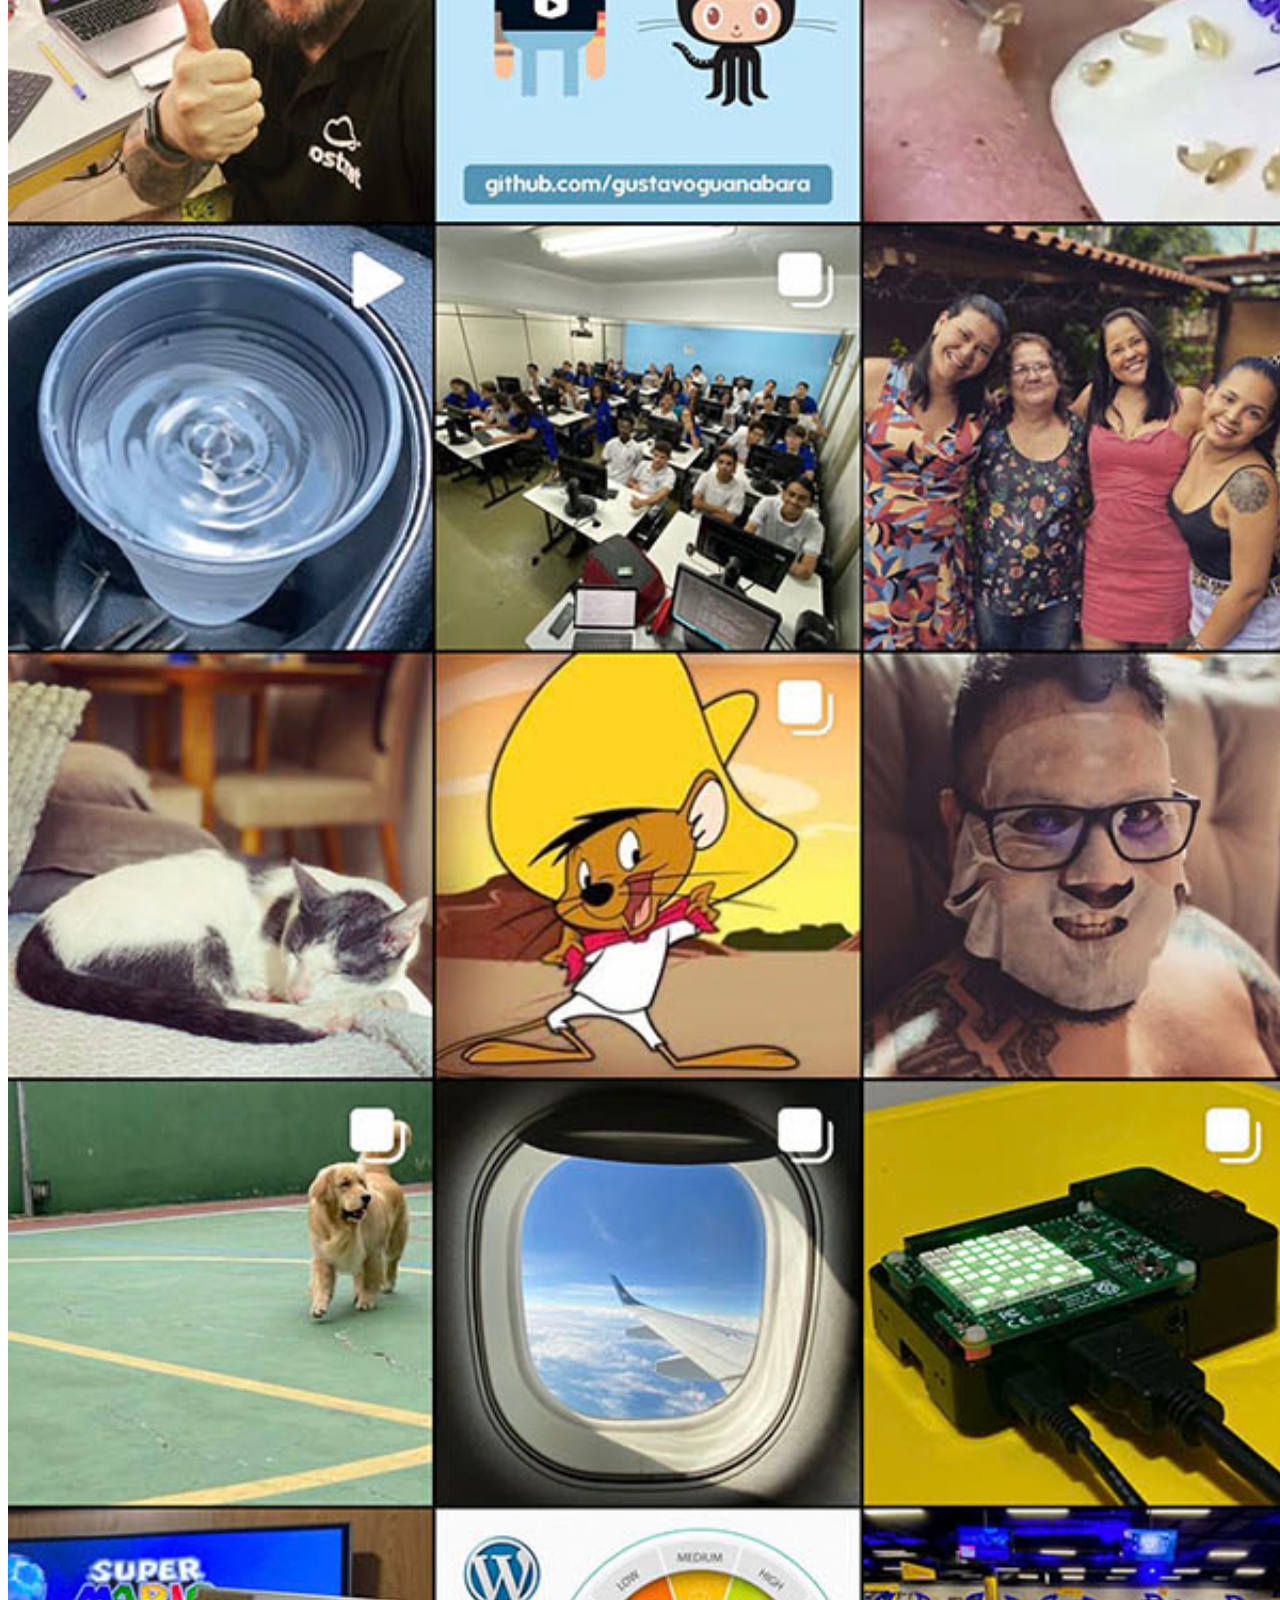
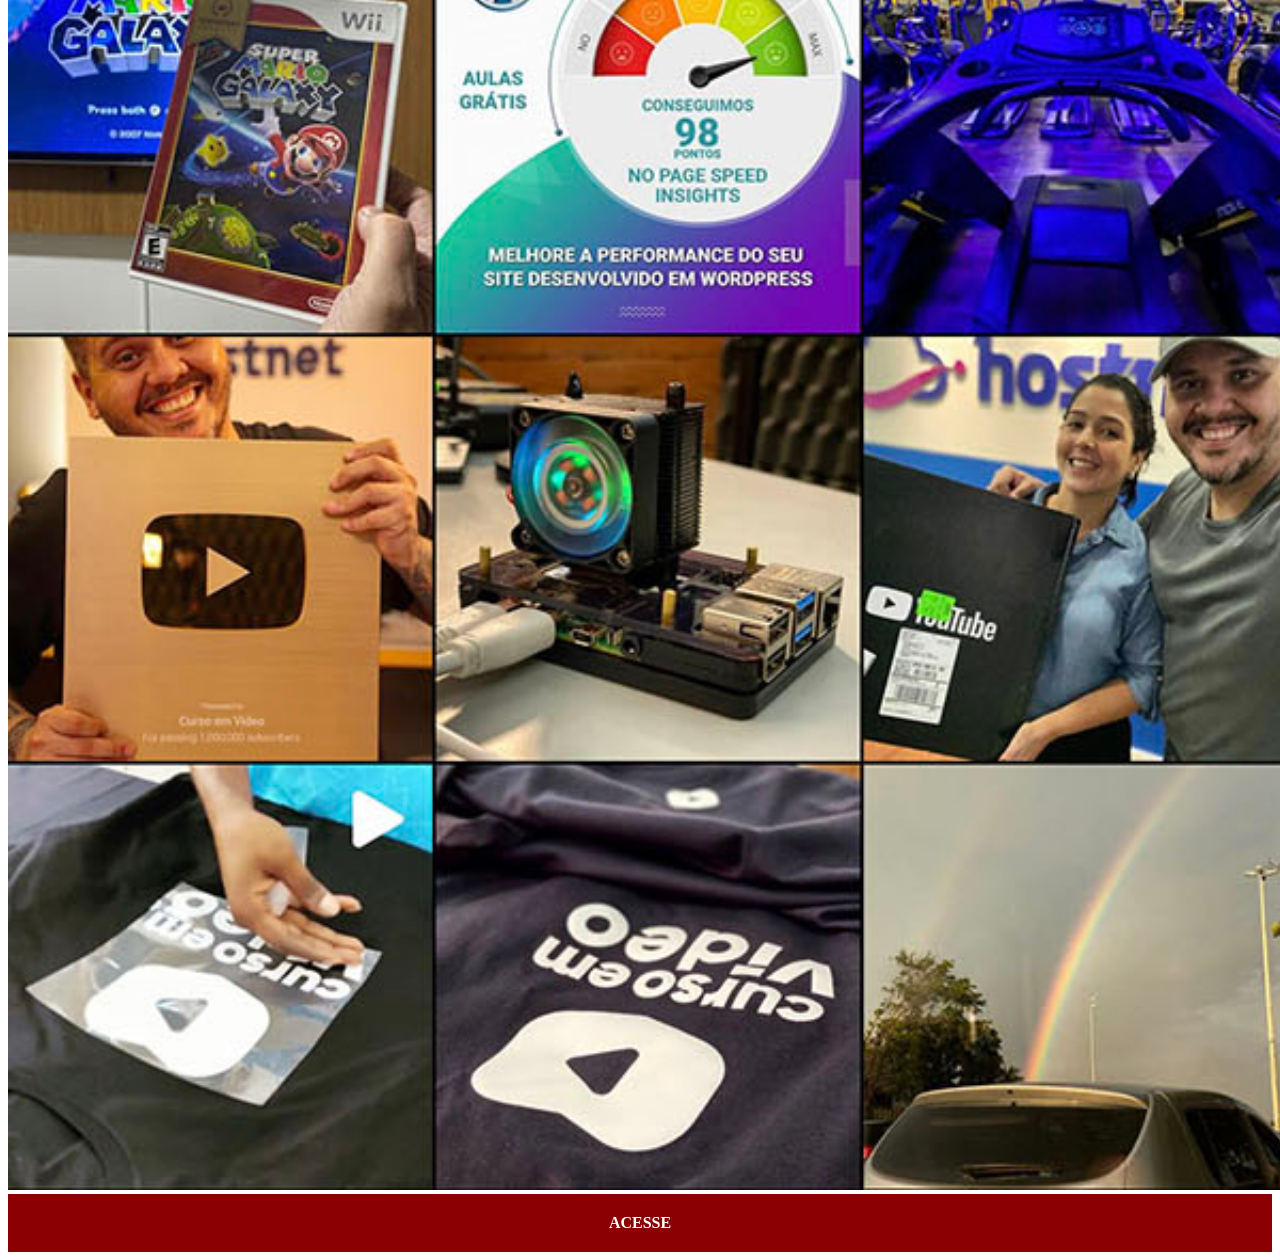
<file: instagram.html>
<!DOCTYPE html>
<html lang="pt-br">
<head>
    <meta charset="UTF-8">
    <meta name="viewport" content="width=device-width, initial-scale=1.0">
    <title>Instagram</title>
    <link rel="stylesheet" href="estilos/social.css">
</head>
<body>
    <img src="imagens/tela-instagram.jpg" alt="Instagram"> 
    <a href="https://www.instagram.com/gustavoguanabara/" 
    target="_blank">ACESSE</a> 
</body>
</html>
</file>
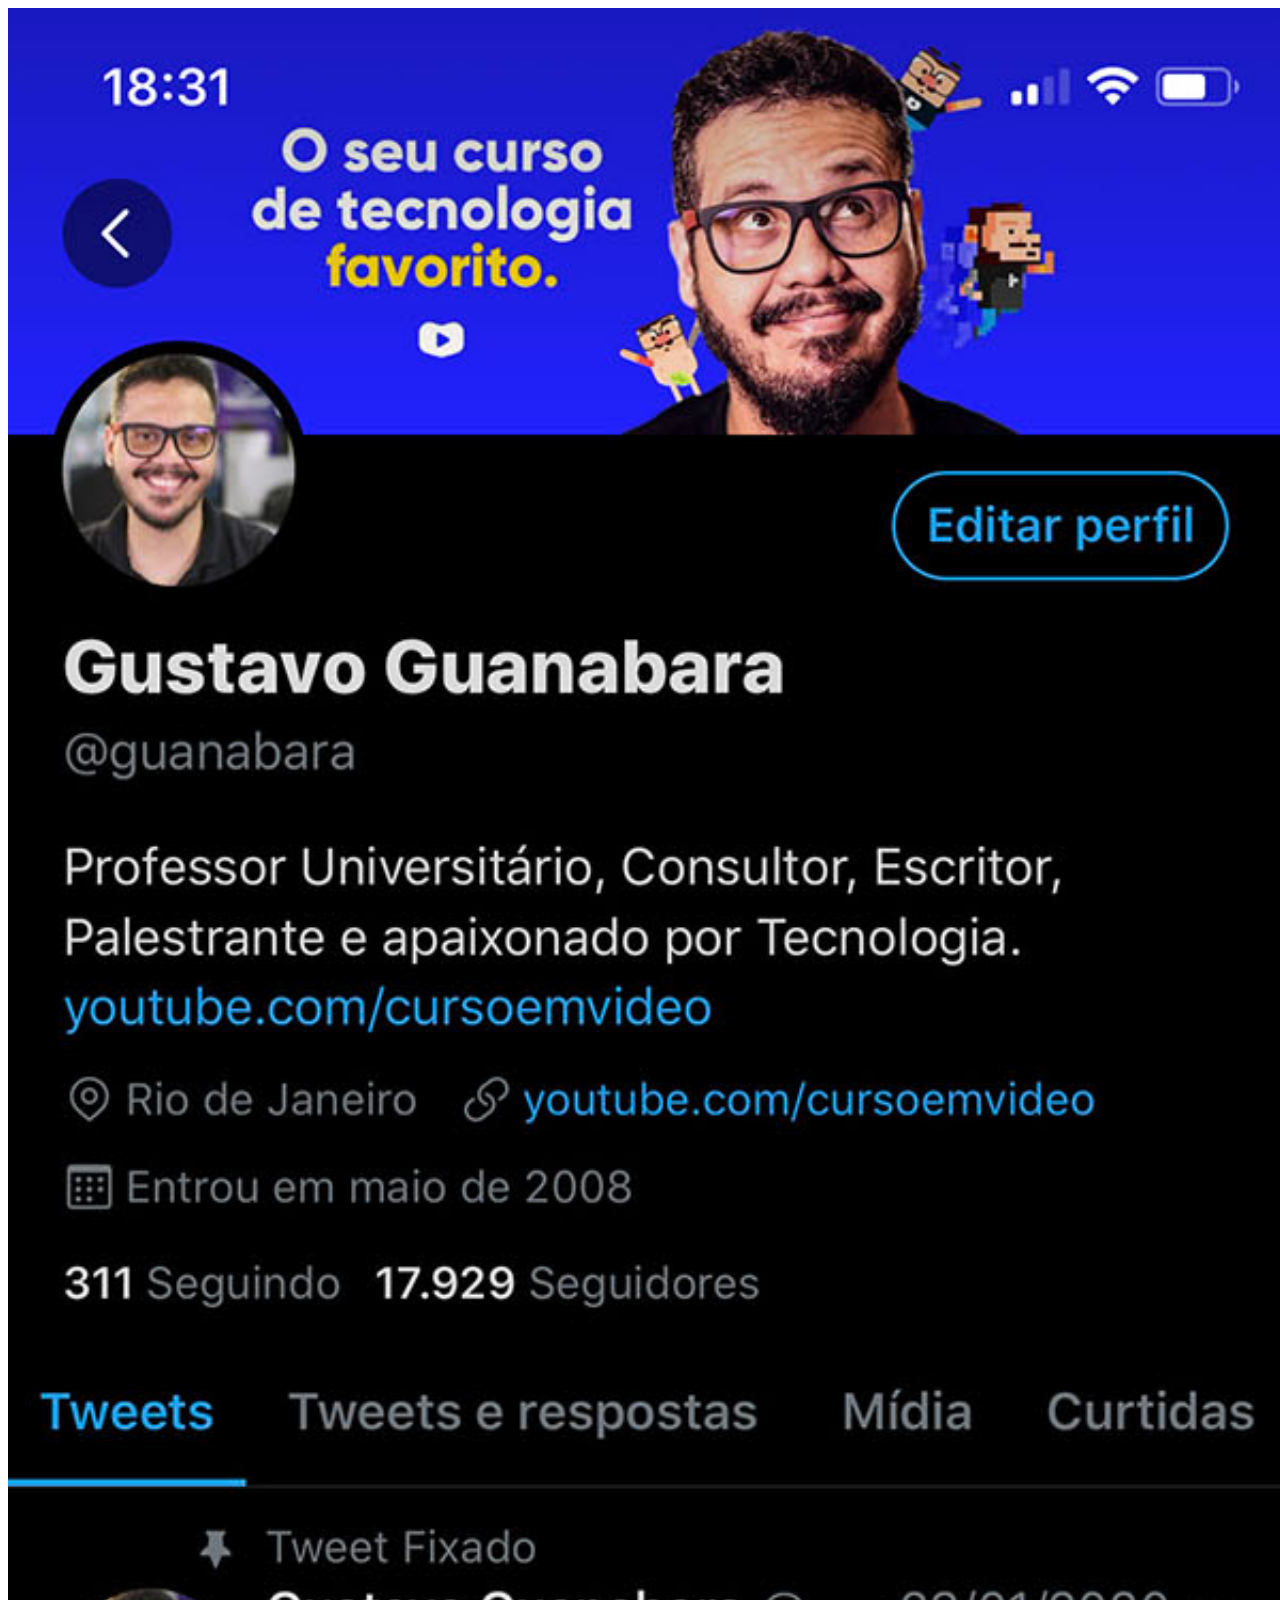
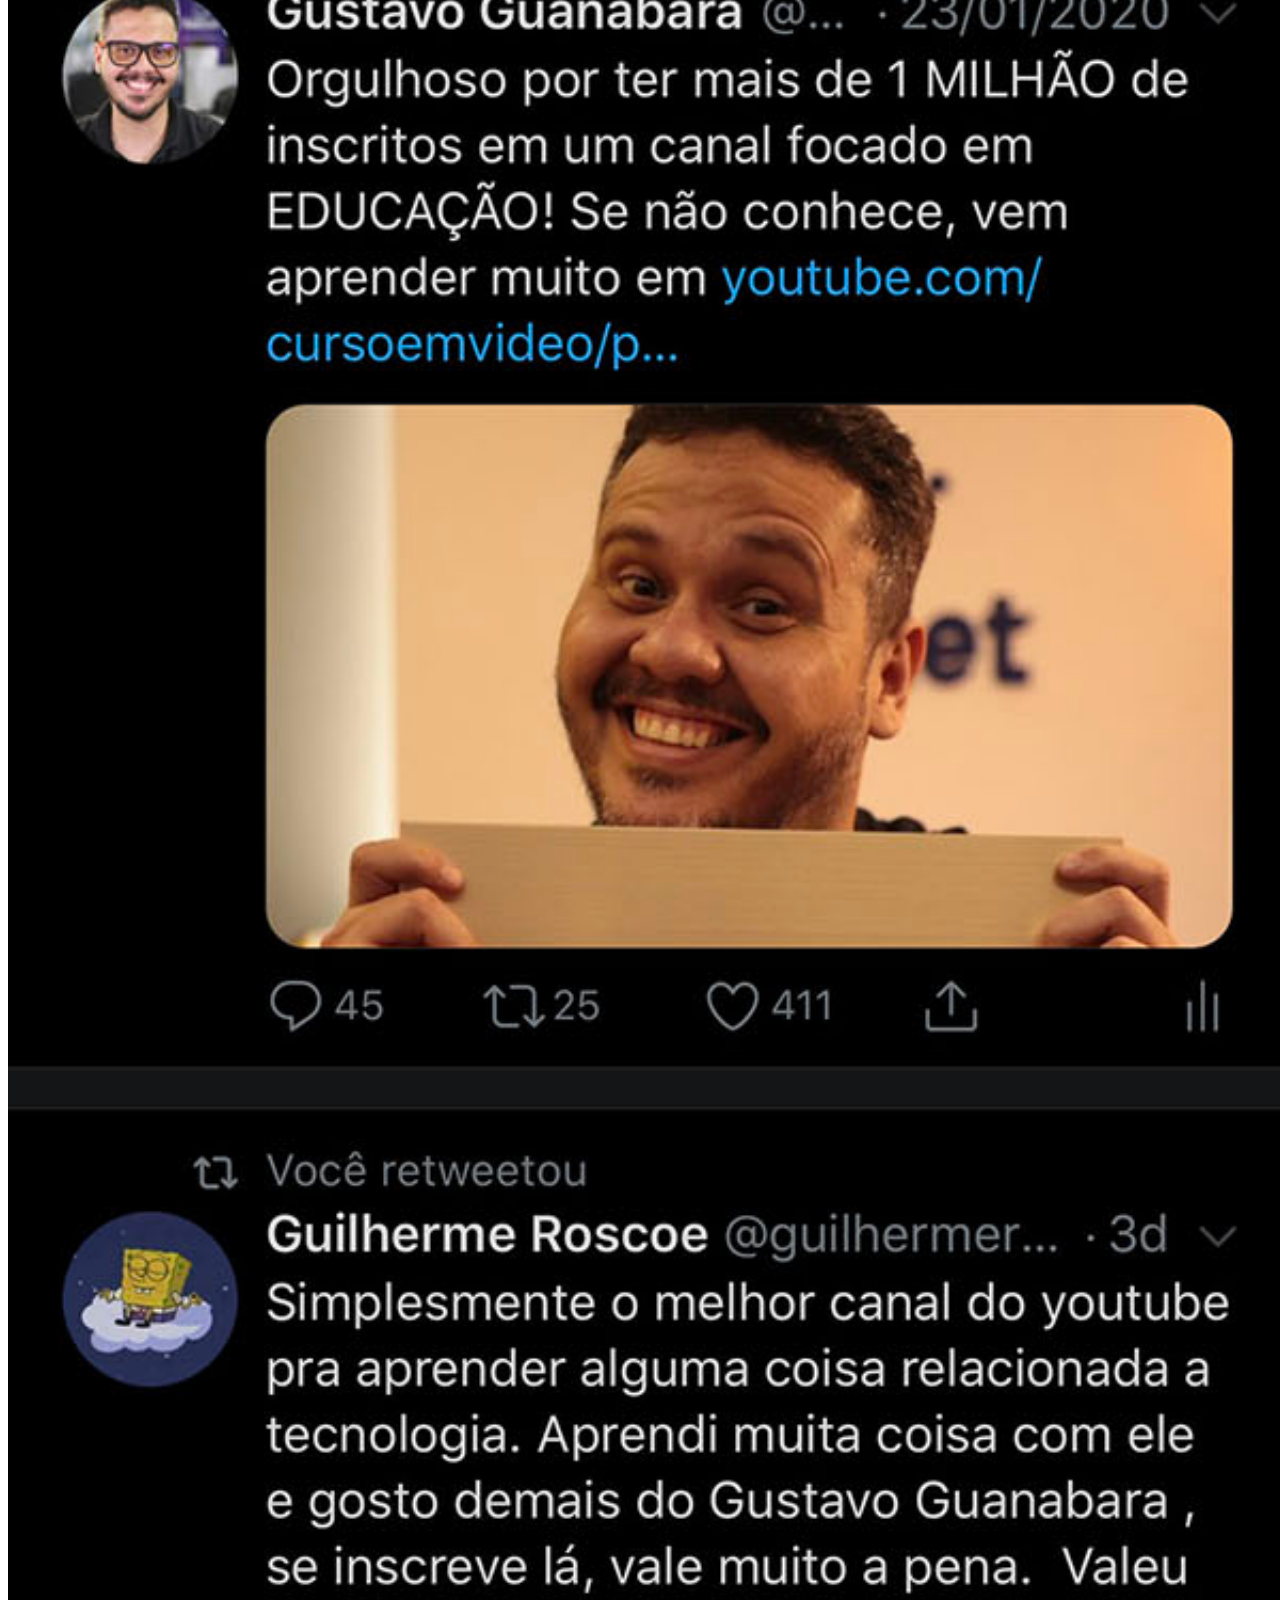
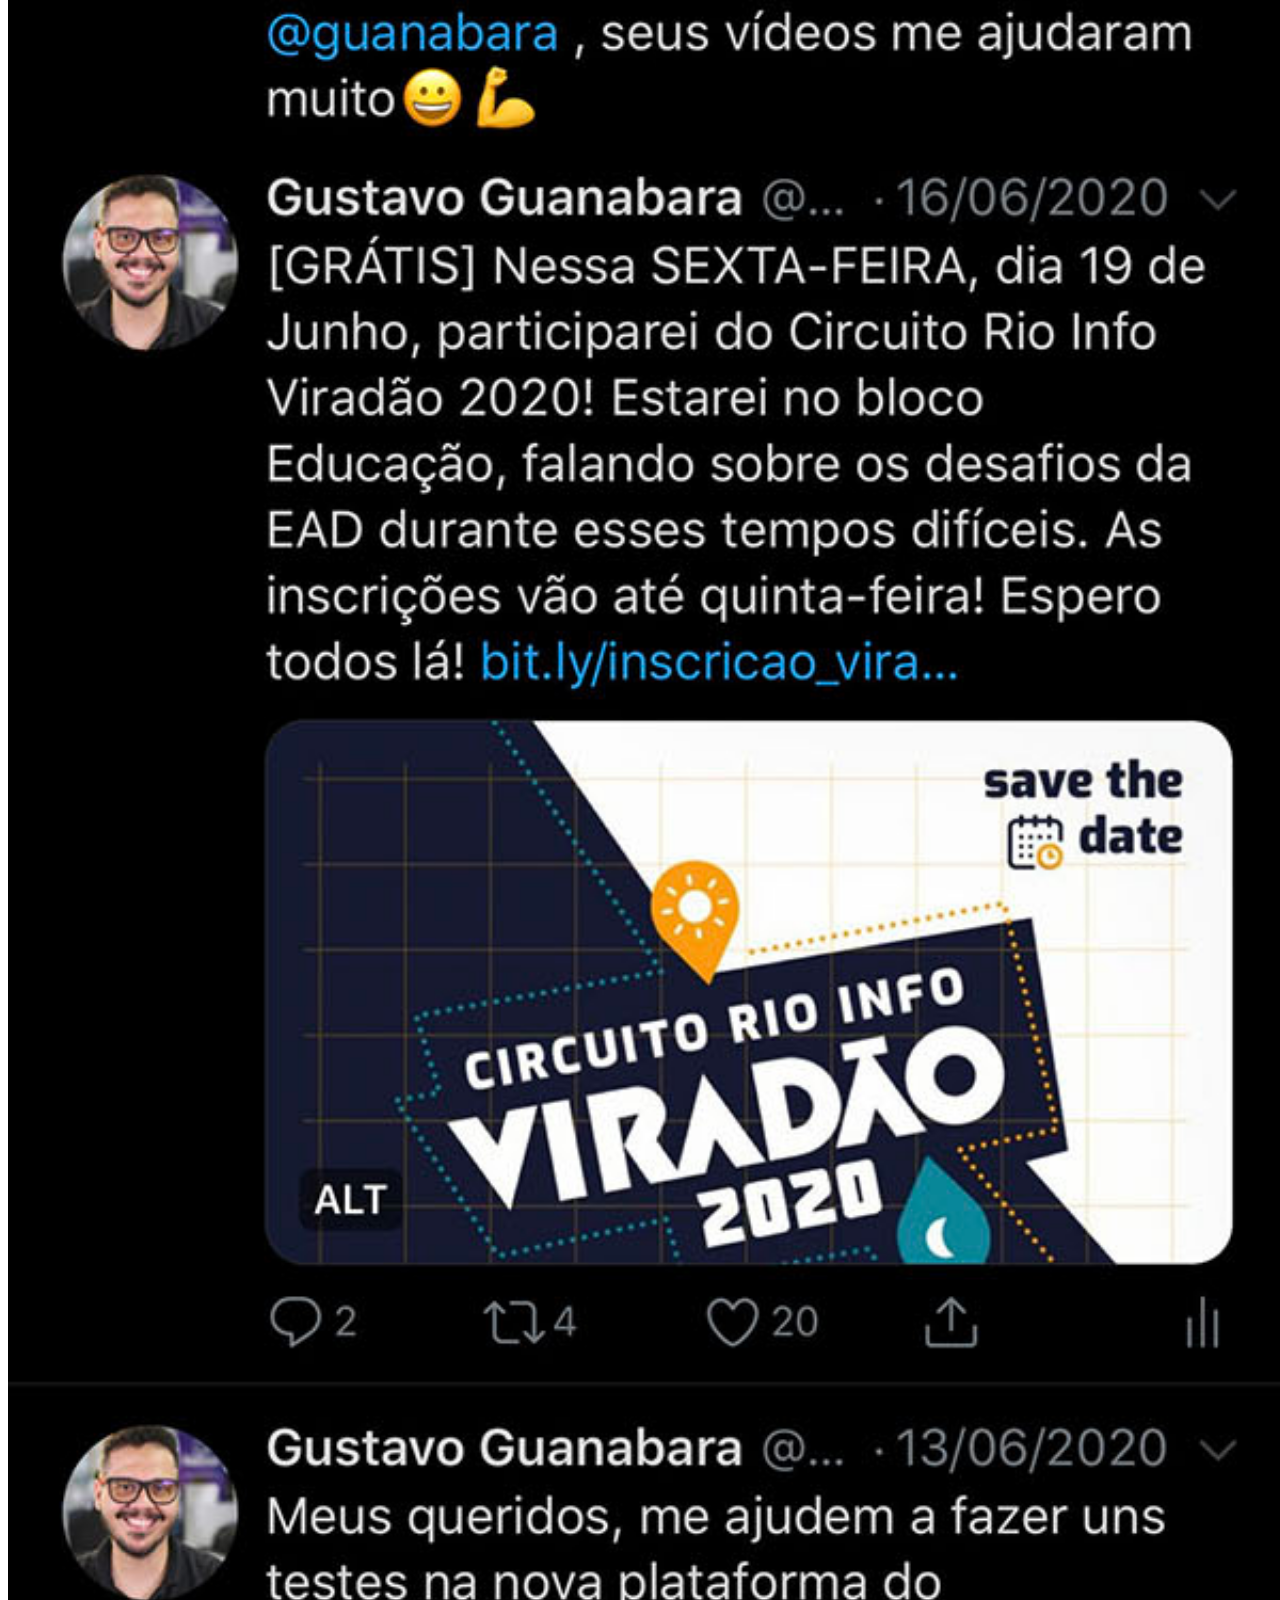
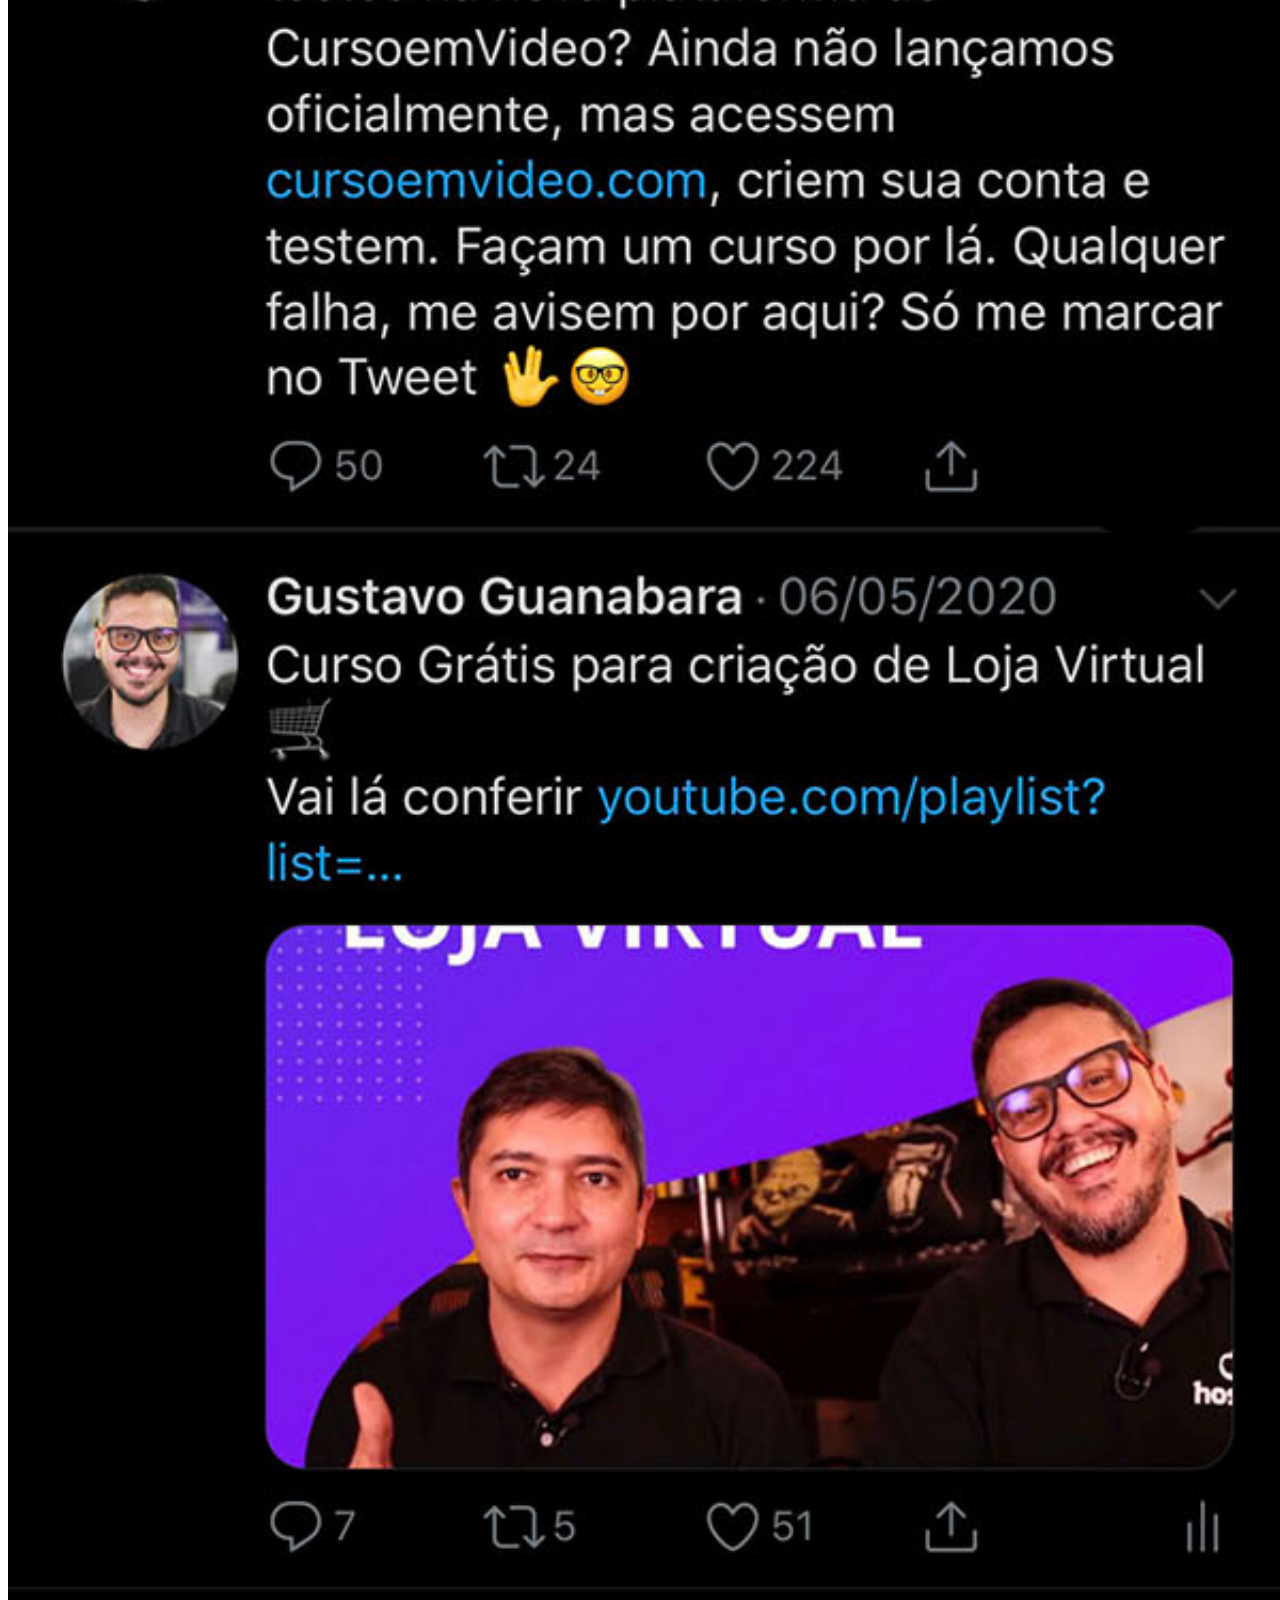
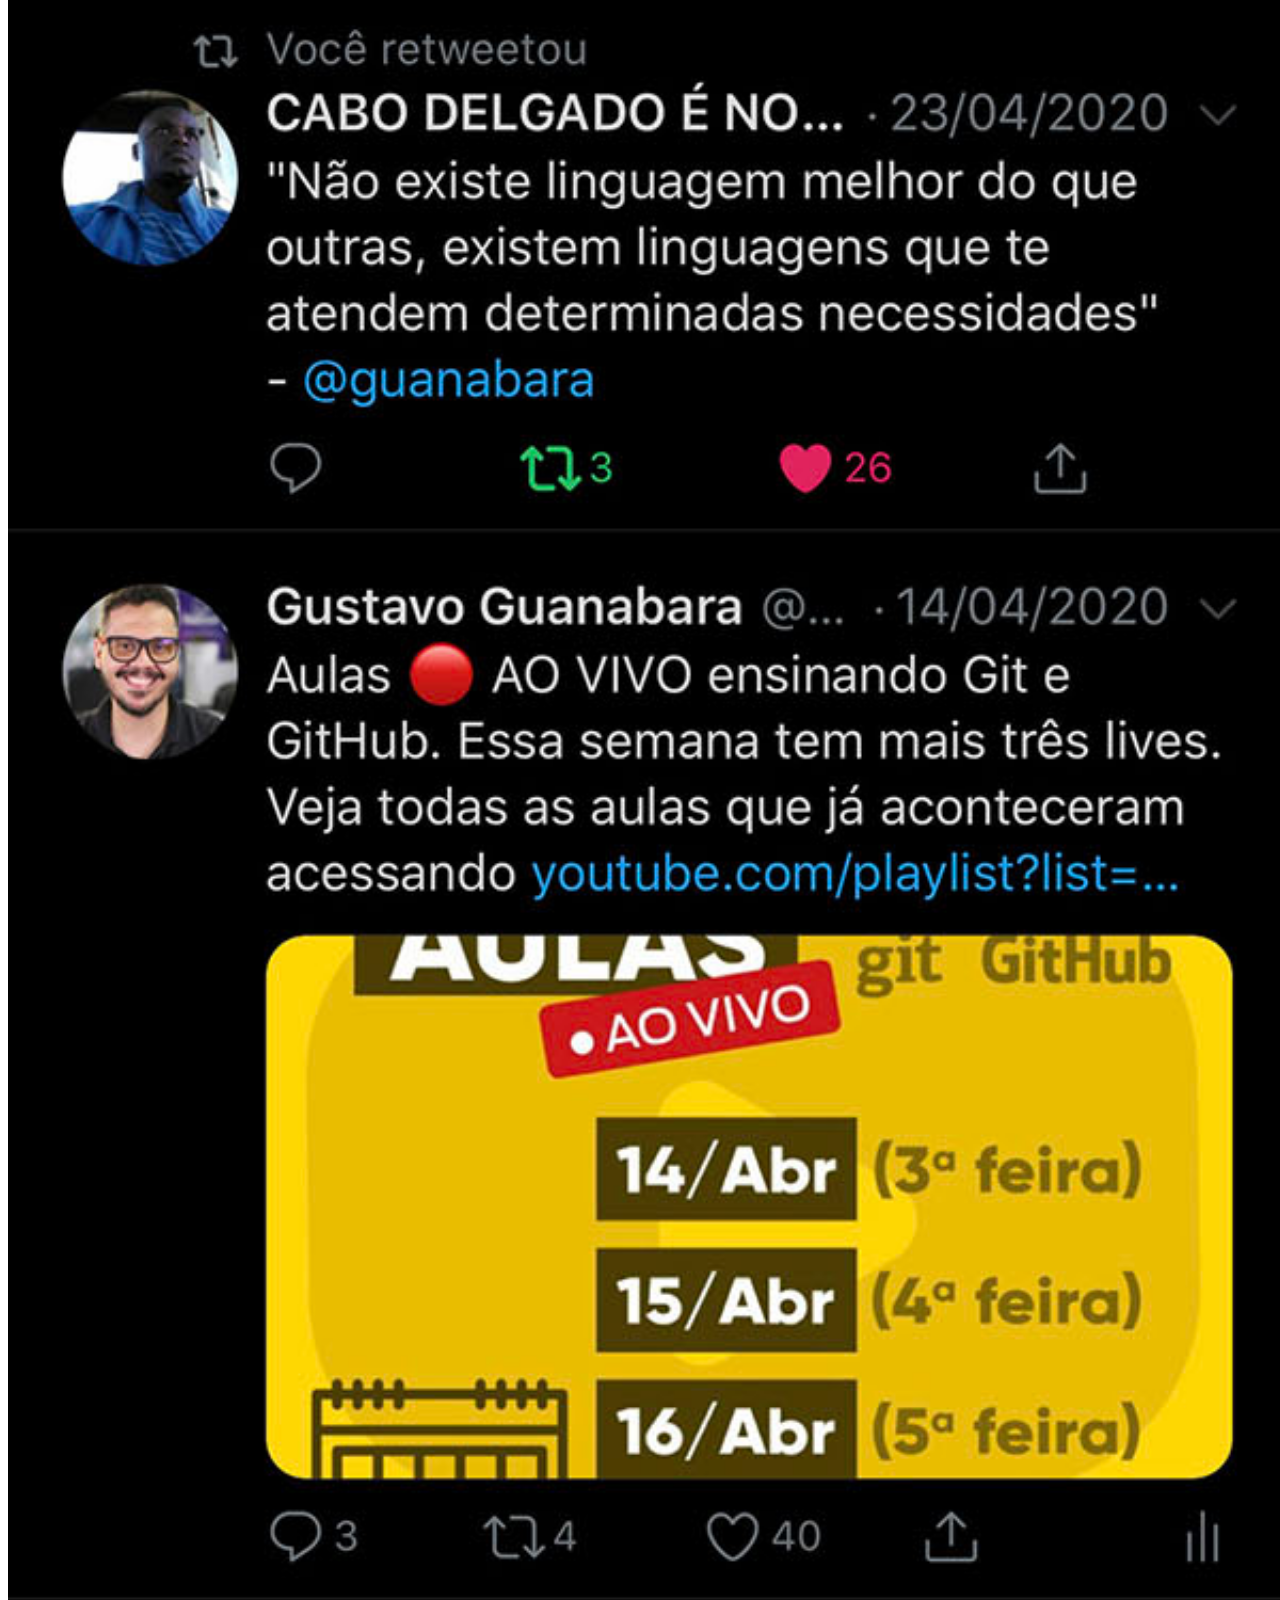
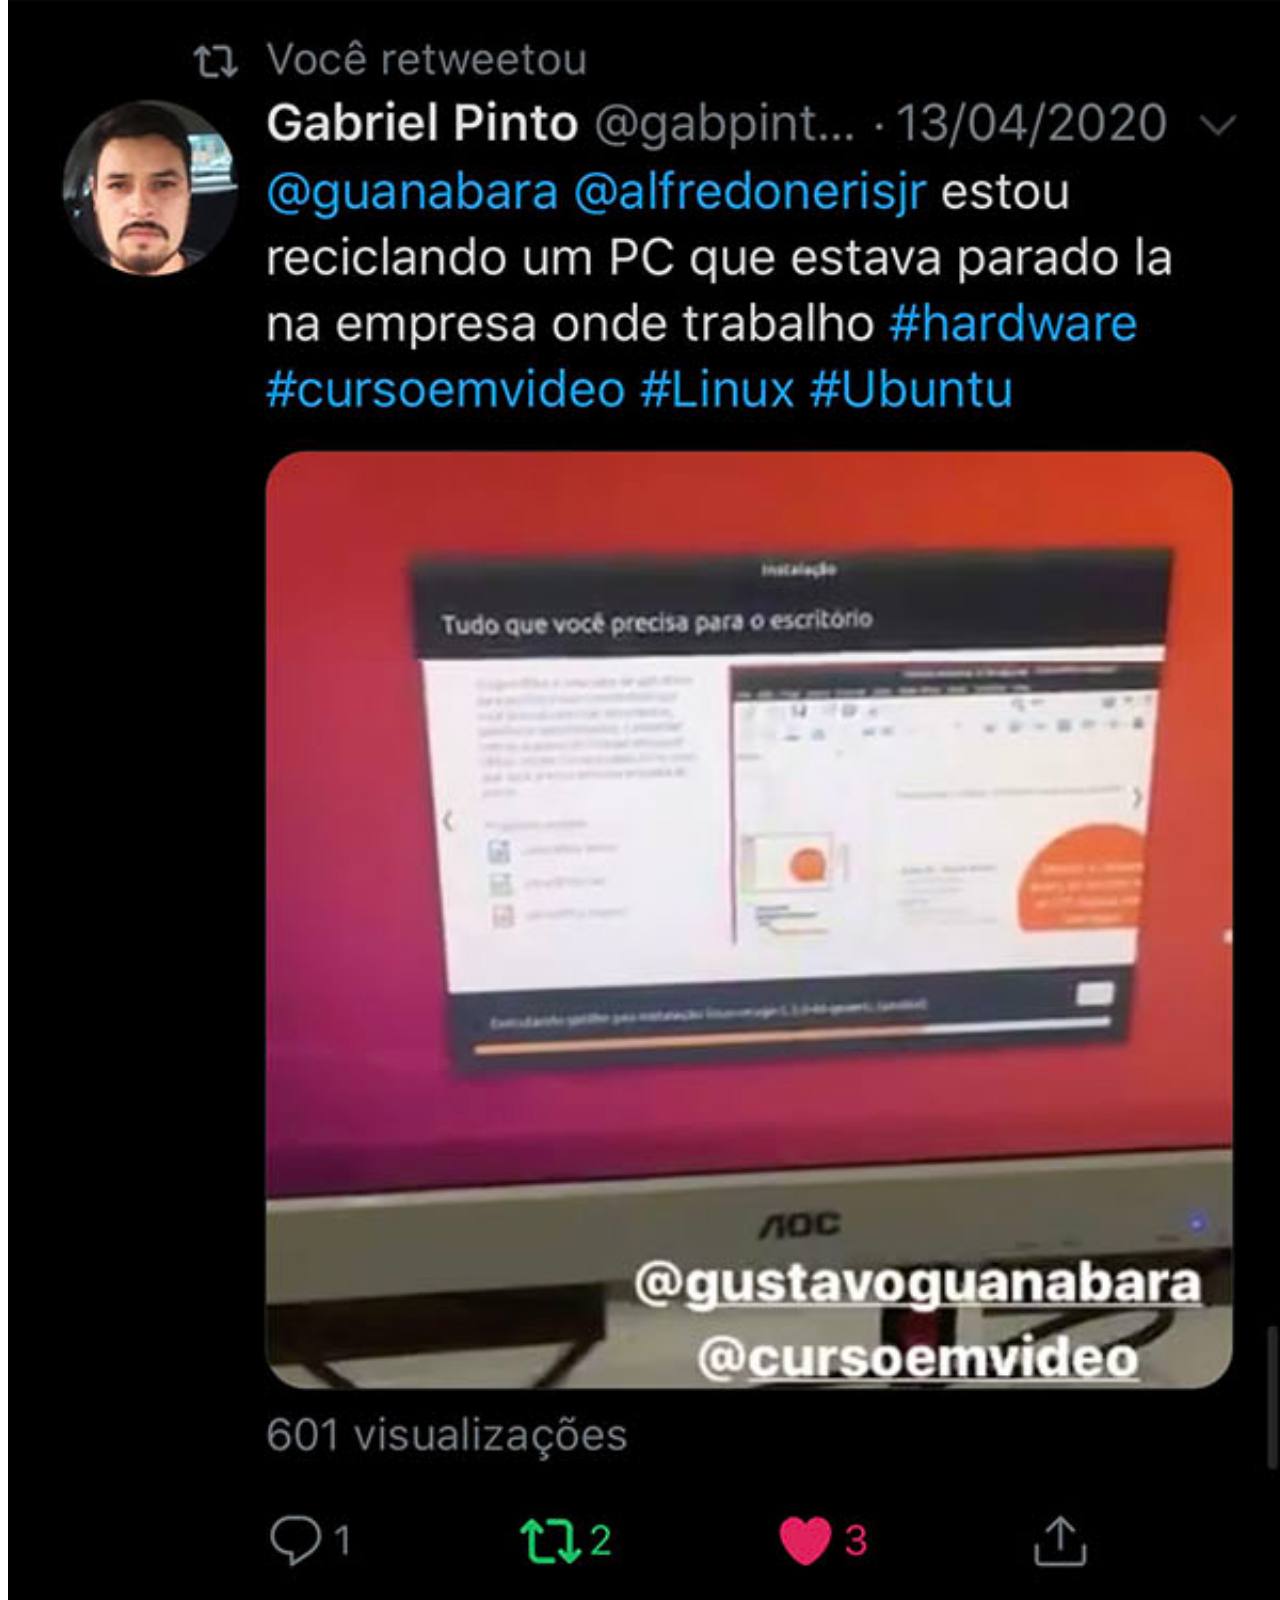
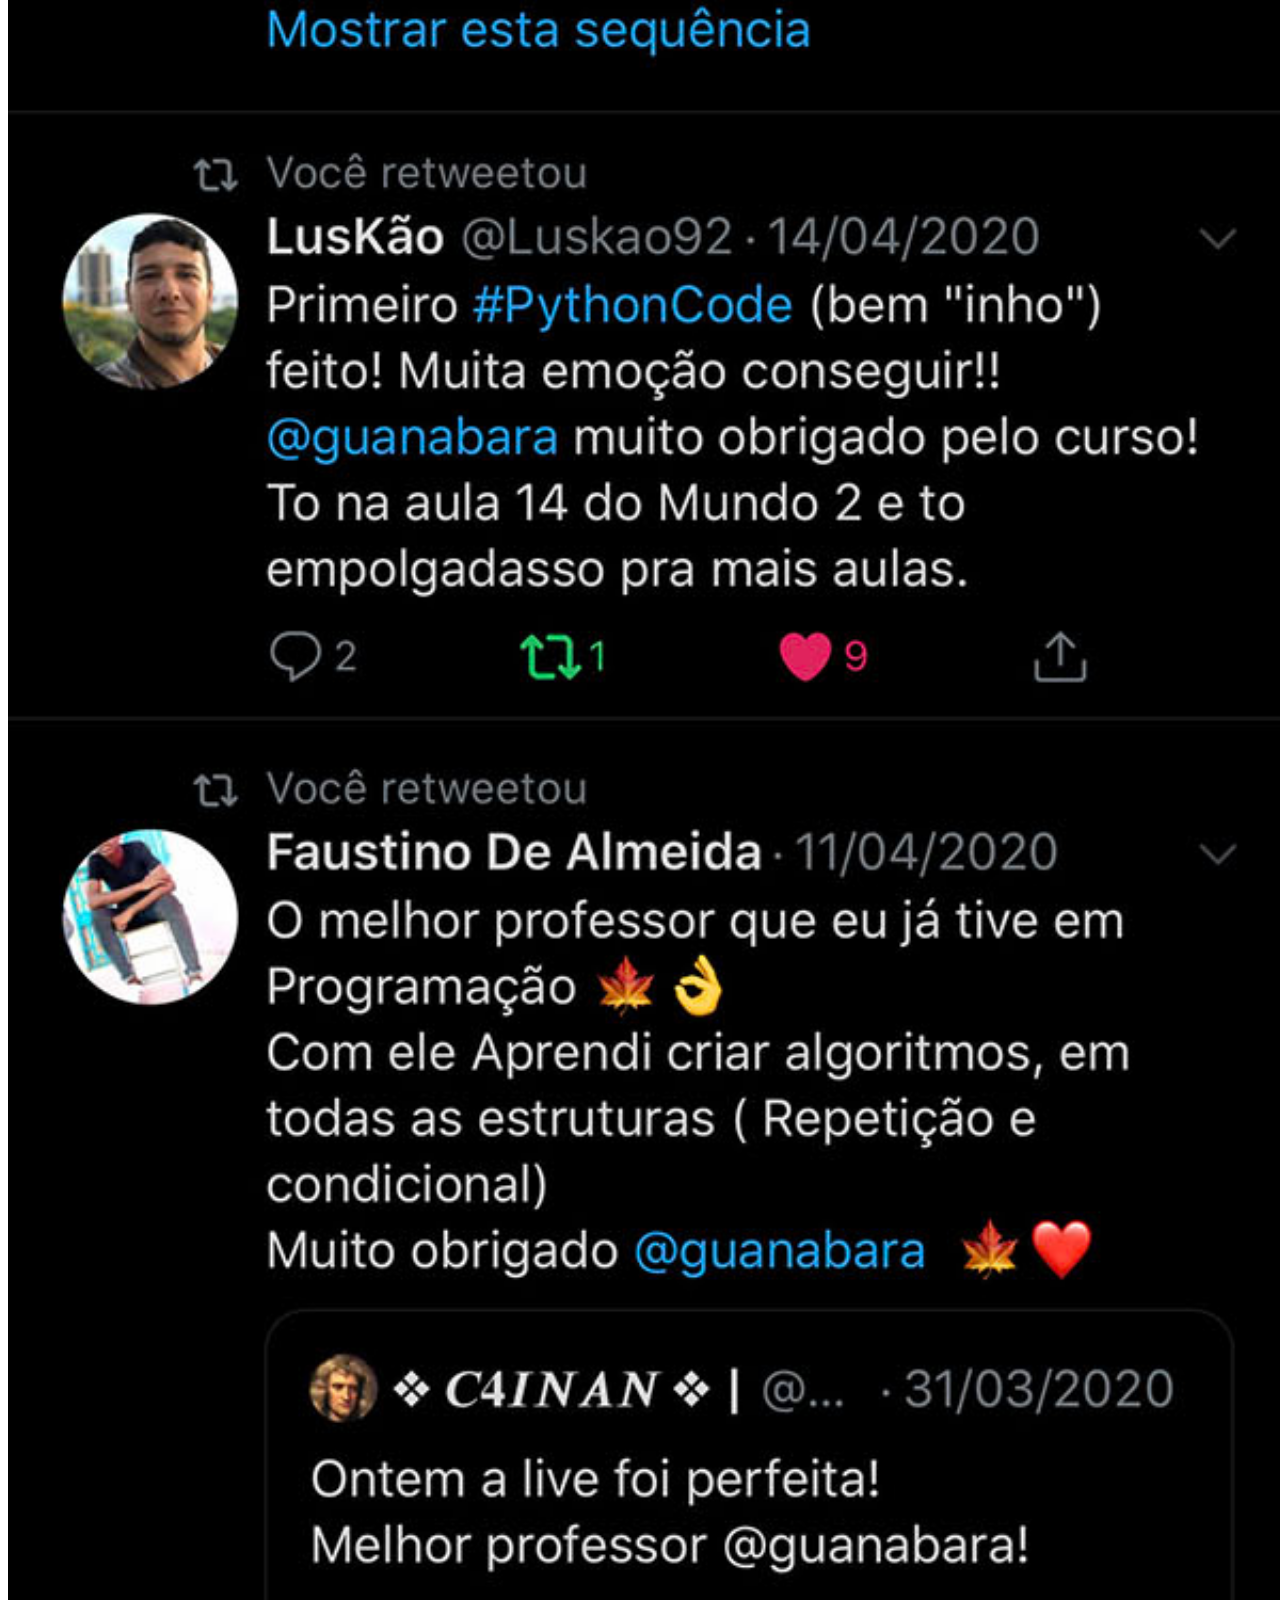
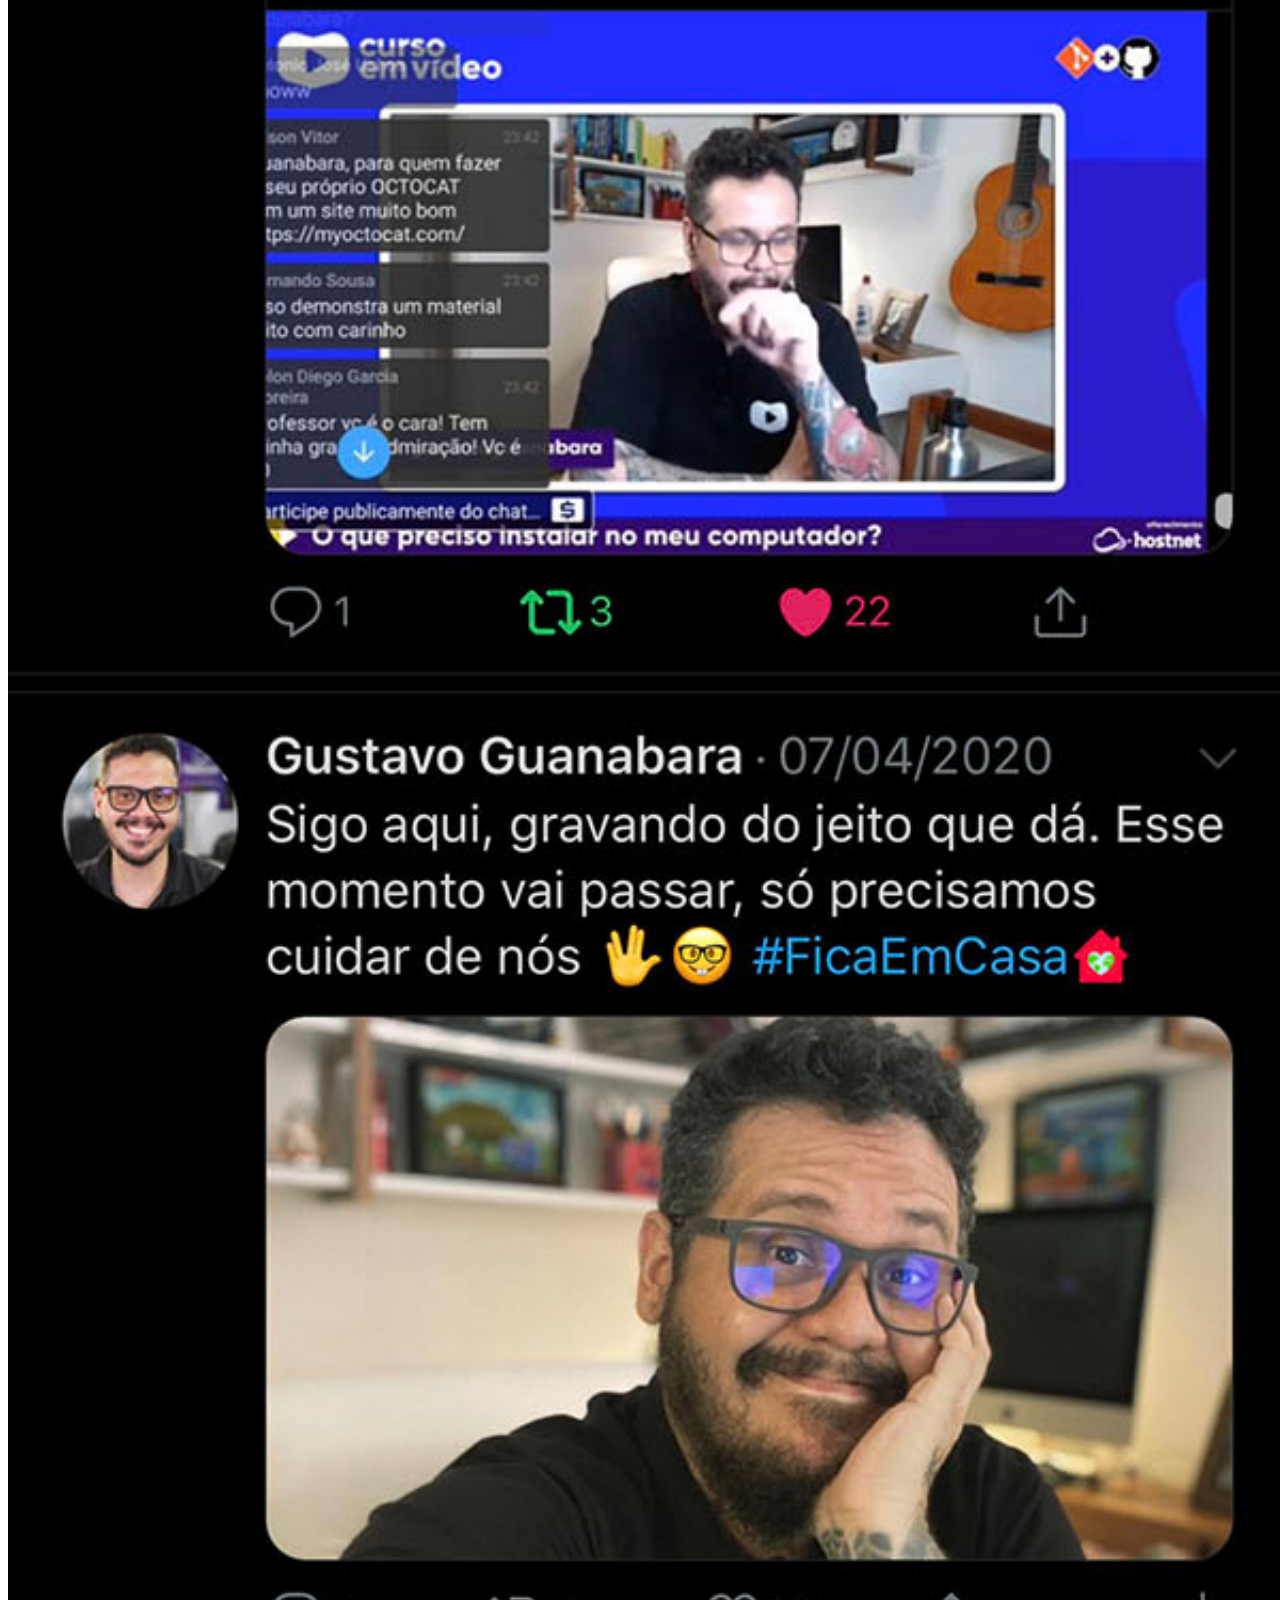
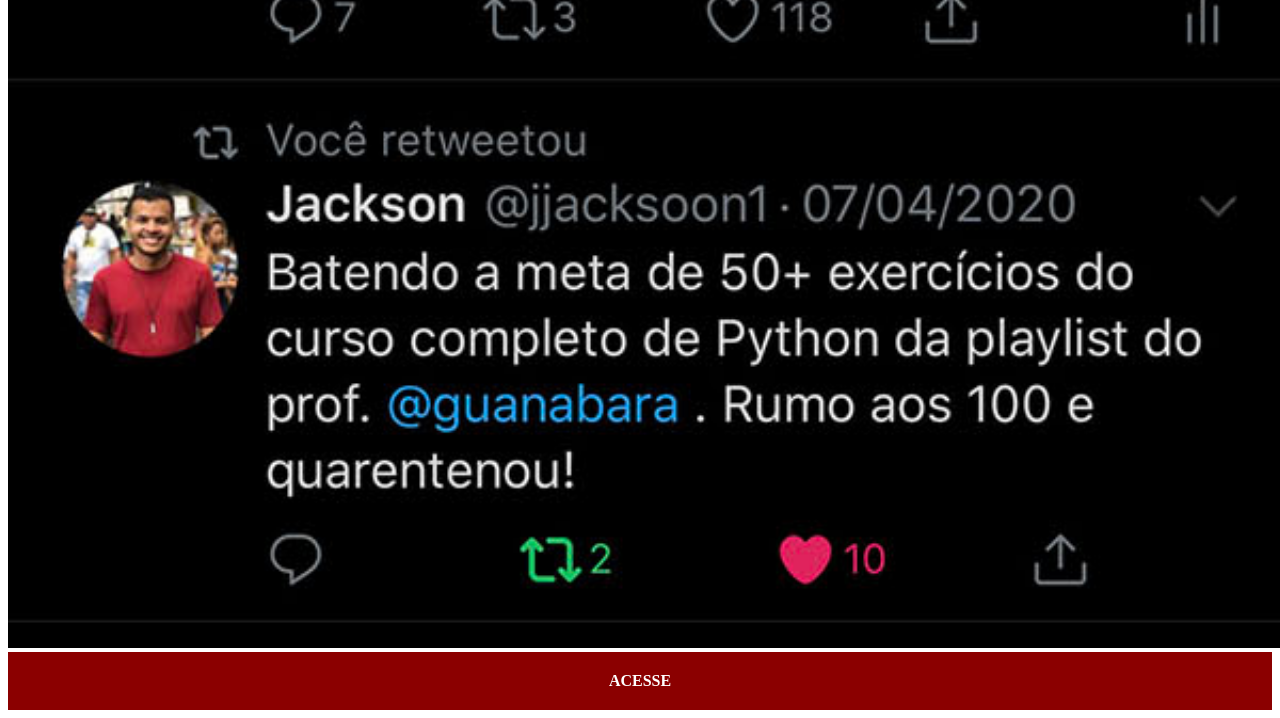
<file: twitter.html>
<!DOCTYPE html>
<html lang="pt-br">
<head>
    <meta charset="UTF-8">
    <meta name="viewport" content="width=device-width, initial-scale=1.0">
    <title>Twitter</title>
    <link rel="stylesheet" href="estilos/social.css">
</head>
<body>
    <img src="imagens/tela-twitter.jpg" alt="Twitter"> 
    <a href="https://x.com/guanabara" target="_blank">ACESSE</a>  
</body>
</html>
</file>
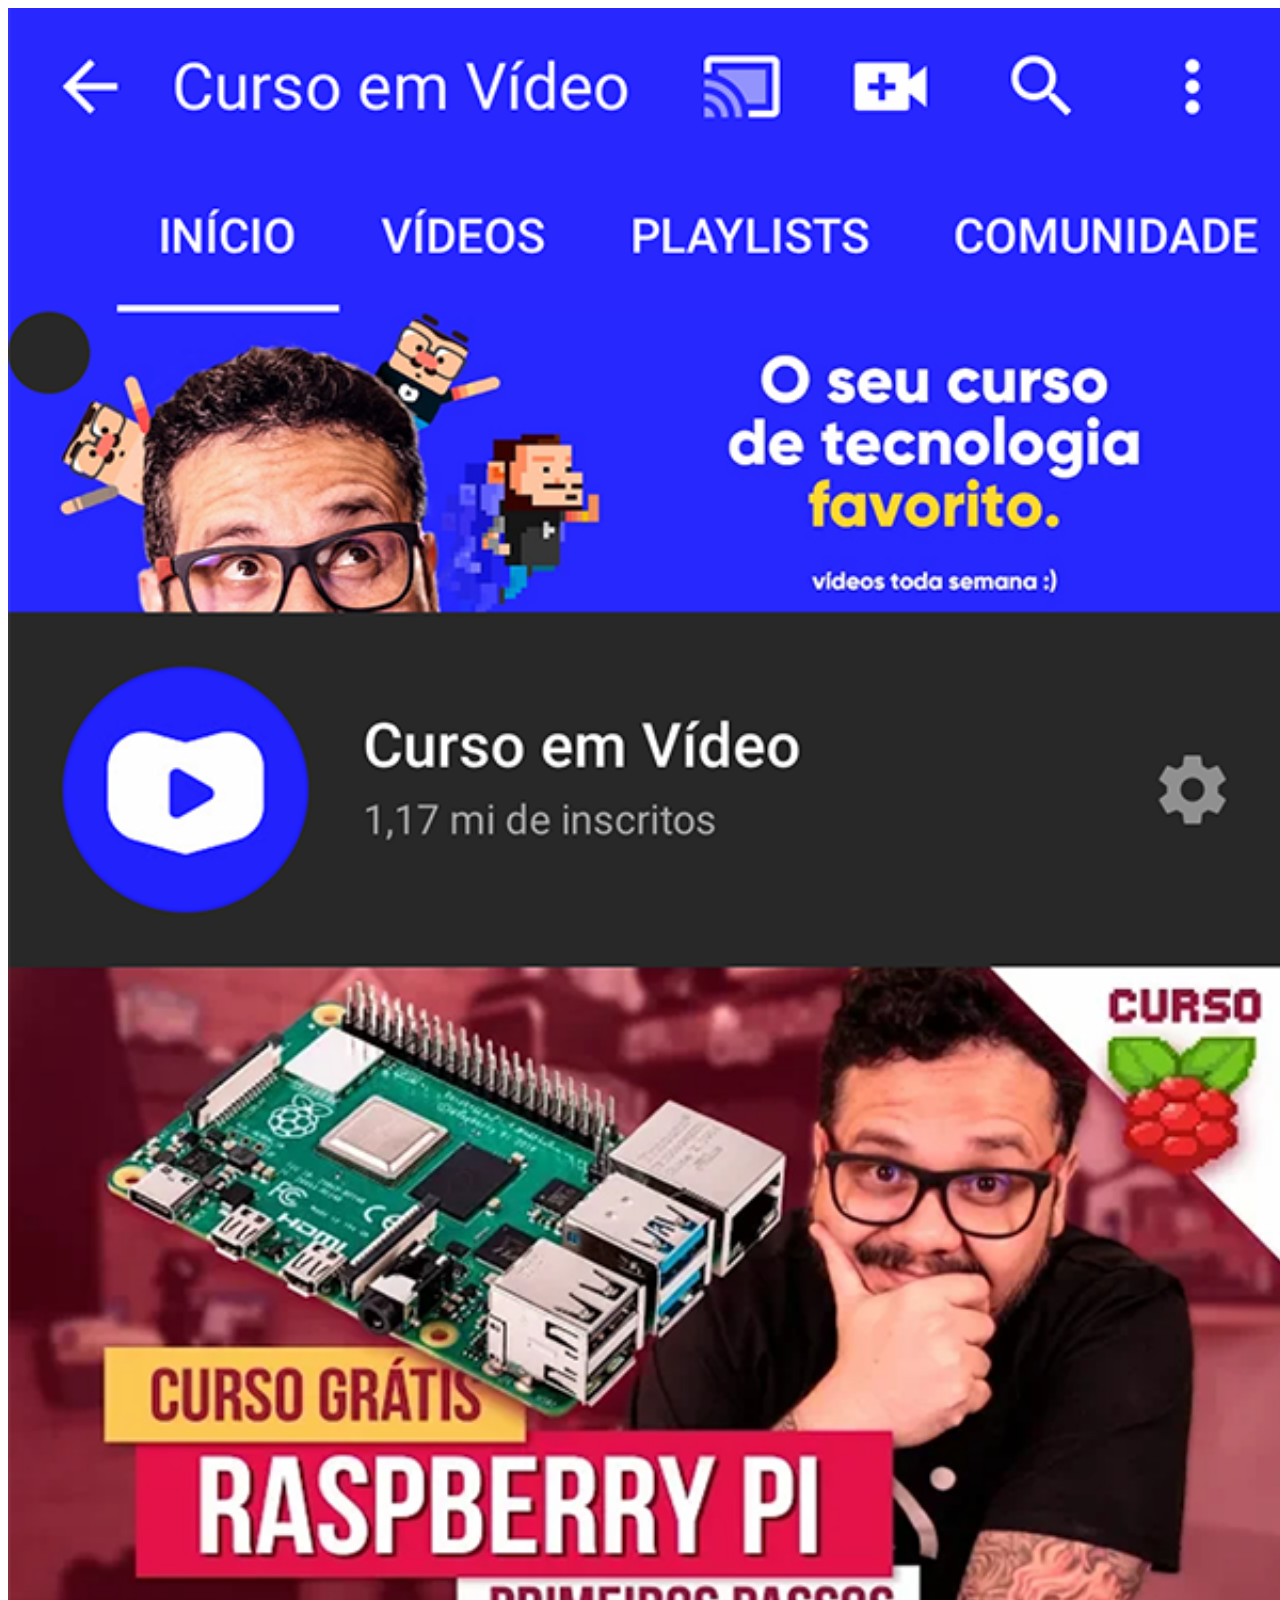
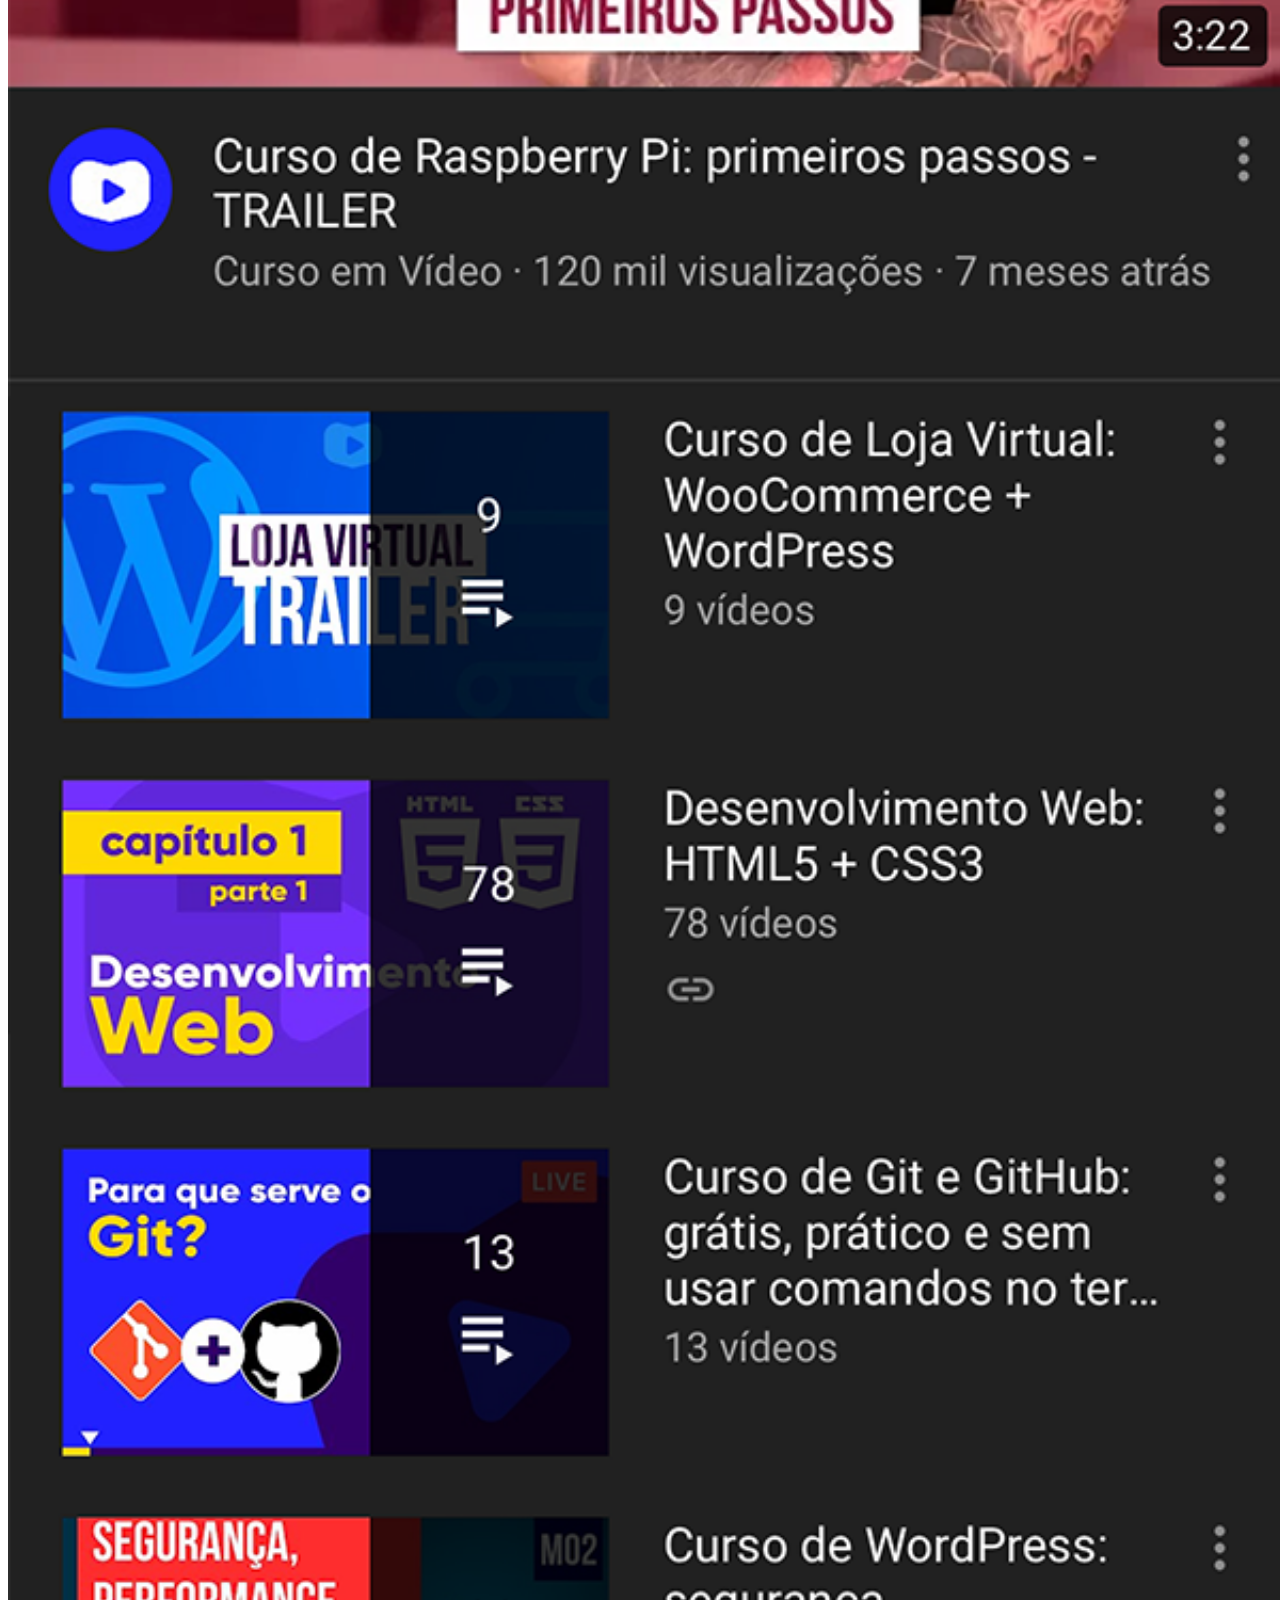
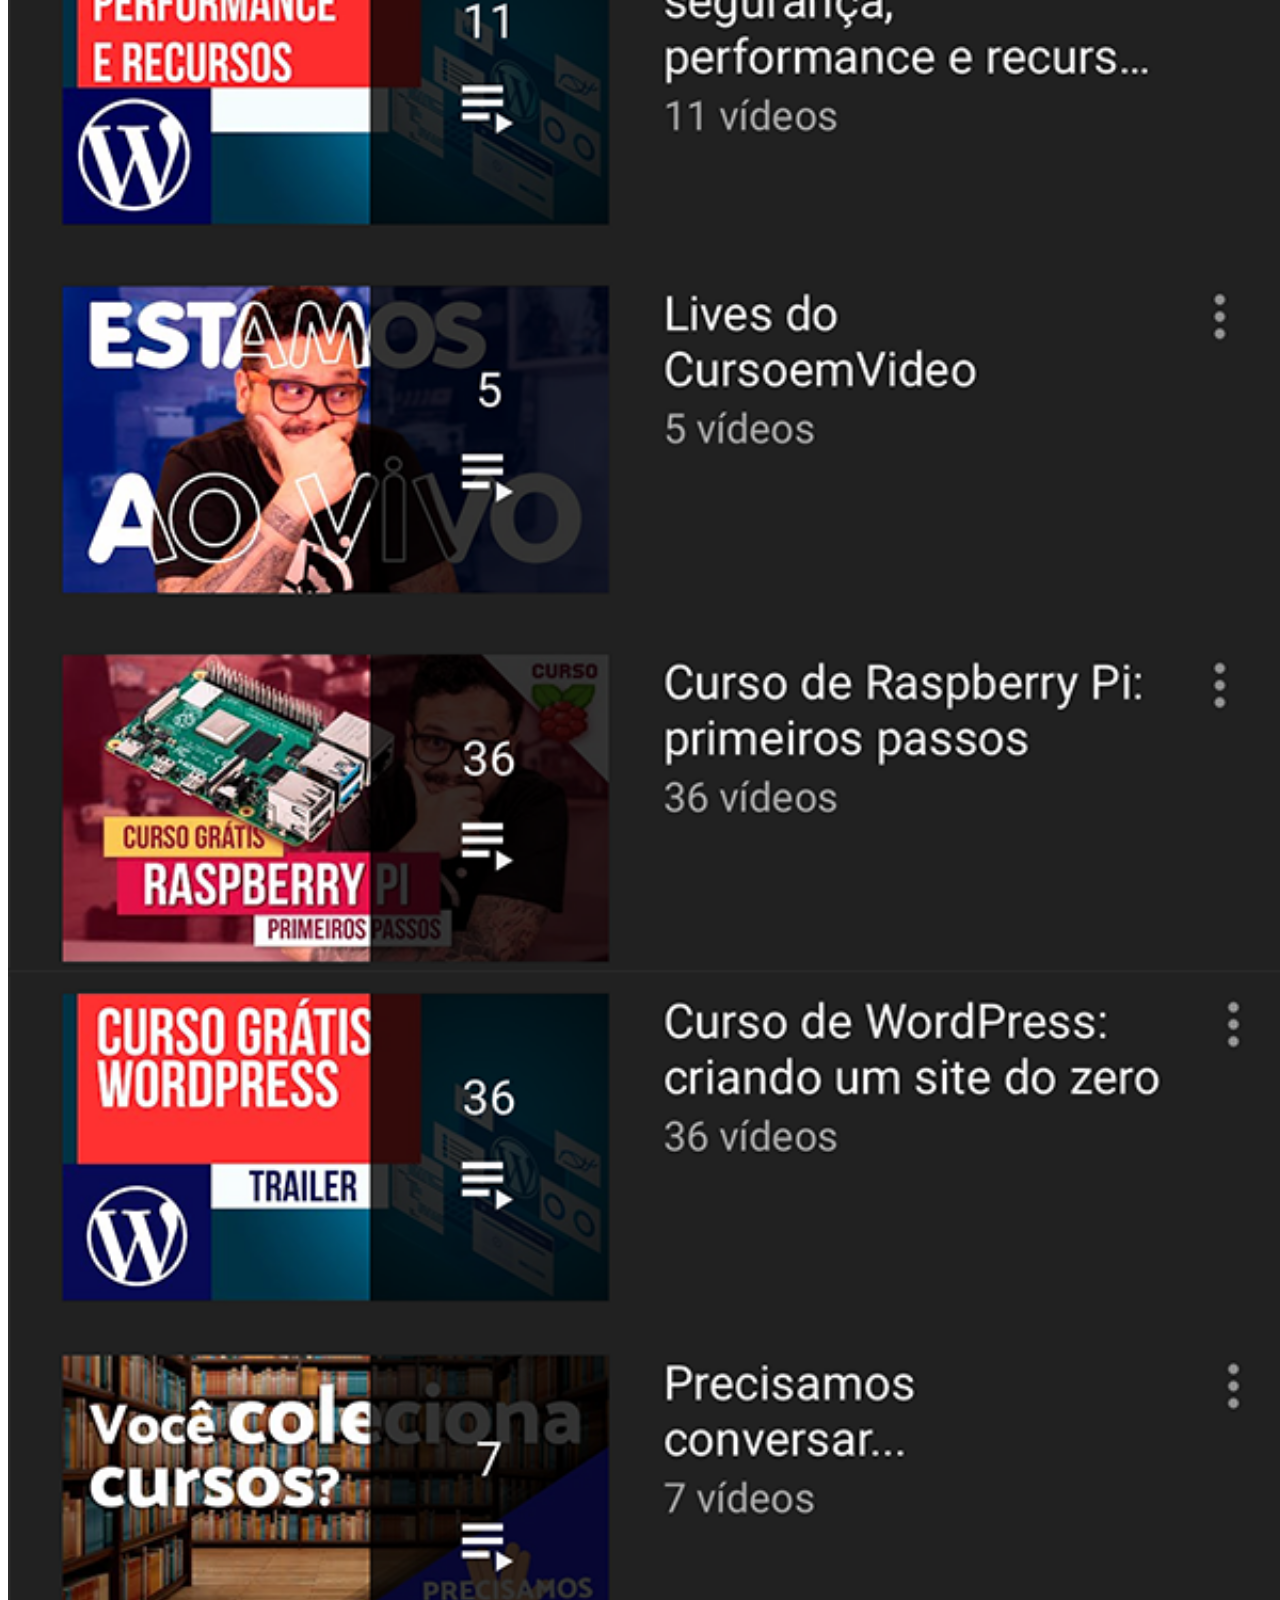
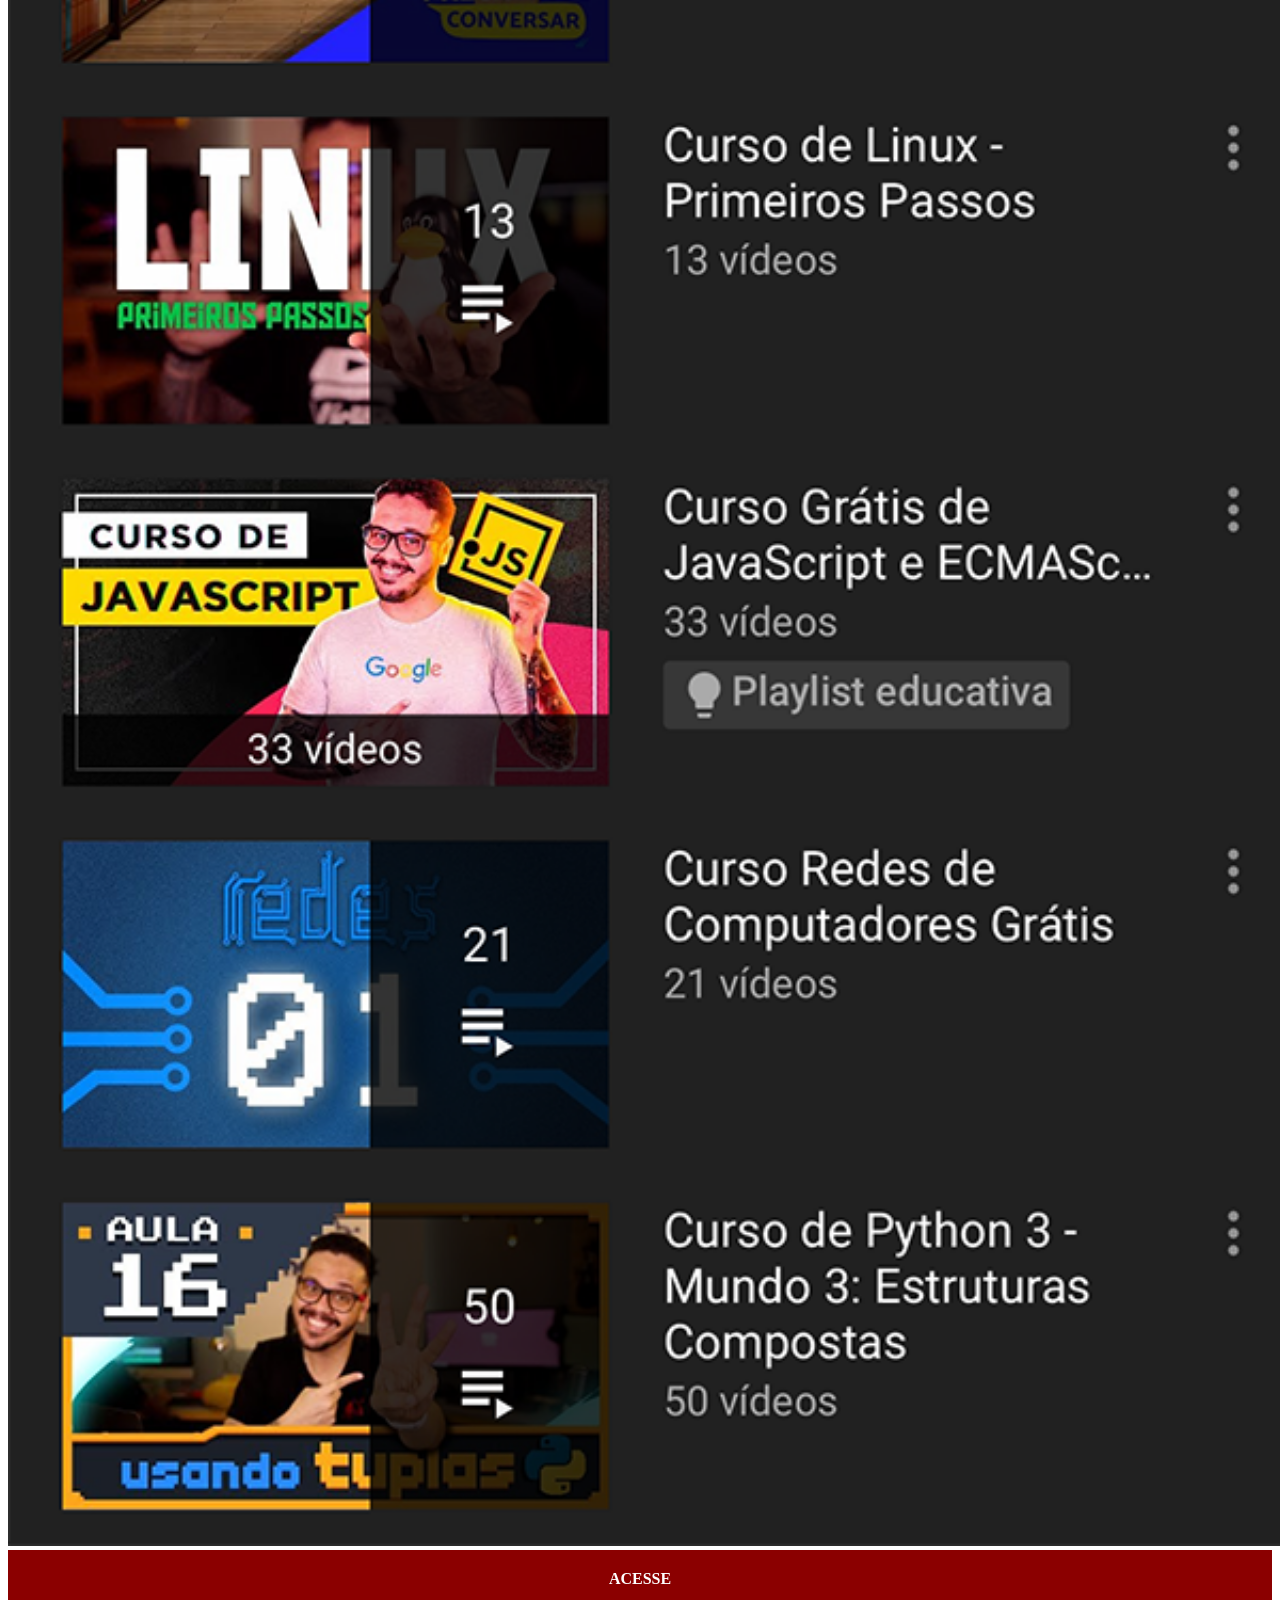
<file: youtube.html>
<!DOCTYPE html>
<html lang="pt-br">
<head>
    <meta charset="UTF-8">
    <meta name="viewport" content="width=device-width, initial-scale=1.0">
    <title>YouTube</title>
    <link rel="stylesheet" href="estilos/social.css">
</head>
<body>
    <img src="imagens/tela-youtube.png" alt="YouTube"> 
    <a href="https://www.youtube.com/@cursoemvideo/playlists" target="_blank">ACESSE</a>
</body>
</html>
</file>
<file: estilos/style.css>
@charset "UTF-8"

* {
    margin: 0px;
    padding: 0px;
    font-family: Arial, Helvetica, sans-serif;
}

html, body {
    height: 100vh;
    width: 100vw;
    background-color: black;
}

body {
    background: url('../imagens/fundo-madeira.jpg')no-repeat top center;
    background-size: cover;
    background-attachment: fixed;
    margin: 0px;
}

main {
    position: relative;
    height: 100vh;
}

section#telefone {
    position: absolute;
    top: 50%;
    left: 50%;
    transform: translate(-50%, -50%);

    height: 627px;
    width: 311px;
    background-color: blue;
    background: url('../imagens/frame-iphone.png') no-repeat;
}

iframe#tela {
    position: relative;
    top: 71px;
    left: 13px;
    width: 277px;
    height: 481px;
}

section#redes-sociais {
    text-align: right;
}

section#redes-sociais img {
    width: 50px;
    margin: 10px;
    border-radius: 50%;
    box-shadow: 2px 2px 5px rgba(0, 0, 0, 0.400);
    box-sizing: border-box;
}

section#redes-sociais img:hover {
    border: 2px solid rgba(255, 255, 255, 0.637);
    transform: translate(-3px, -3px);
    box-shadow: 5px 5px 10px rgba(0, 0, 0, 0.644);
    transition: transform .5s, border 1s;
}
</file>
<file: estilos/social.css>
@charset "UTF-8"

     * {
            margin: 0px;
            padding: 0px;
            font-family: Arial, Helvetica, sans-serif;
        }

    ::-webkit-scrollbar {
            width: 0px;
            height: 0px;
    }

    img {
            width: 100vw;
    }

    a {
            display: block;
            background-color: darkred;
            color: white;
            padding: 20px;
            text-align: center;
            font-weight: bolder;
            text-decoration: none;
    }

    a:hover {
            background-color: red;
    }
</file>
